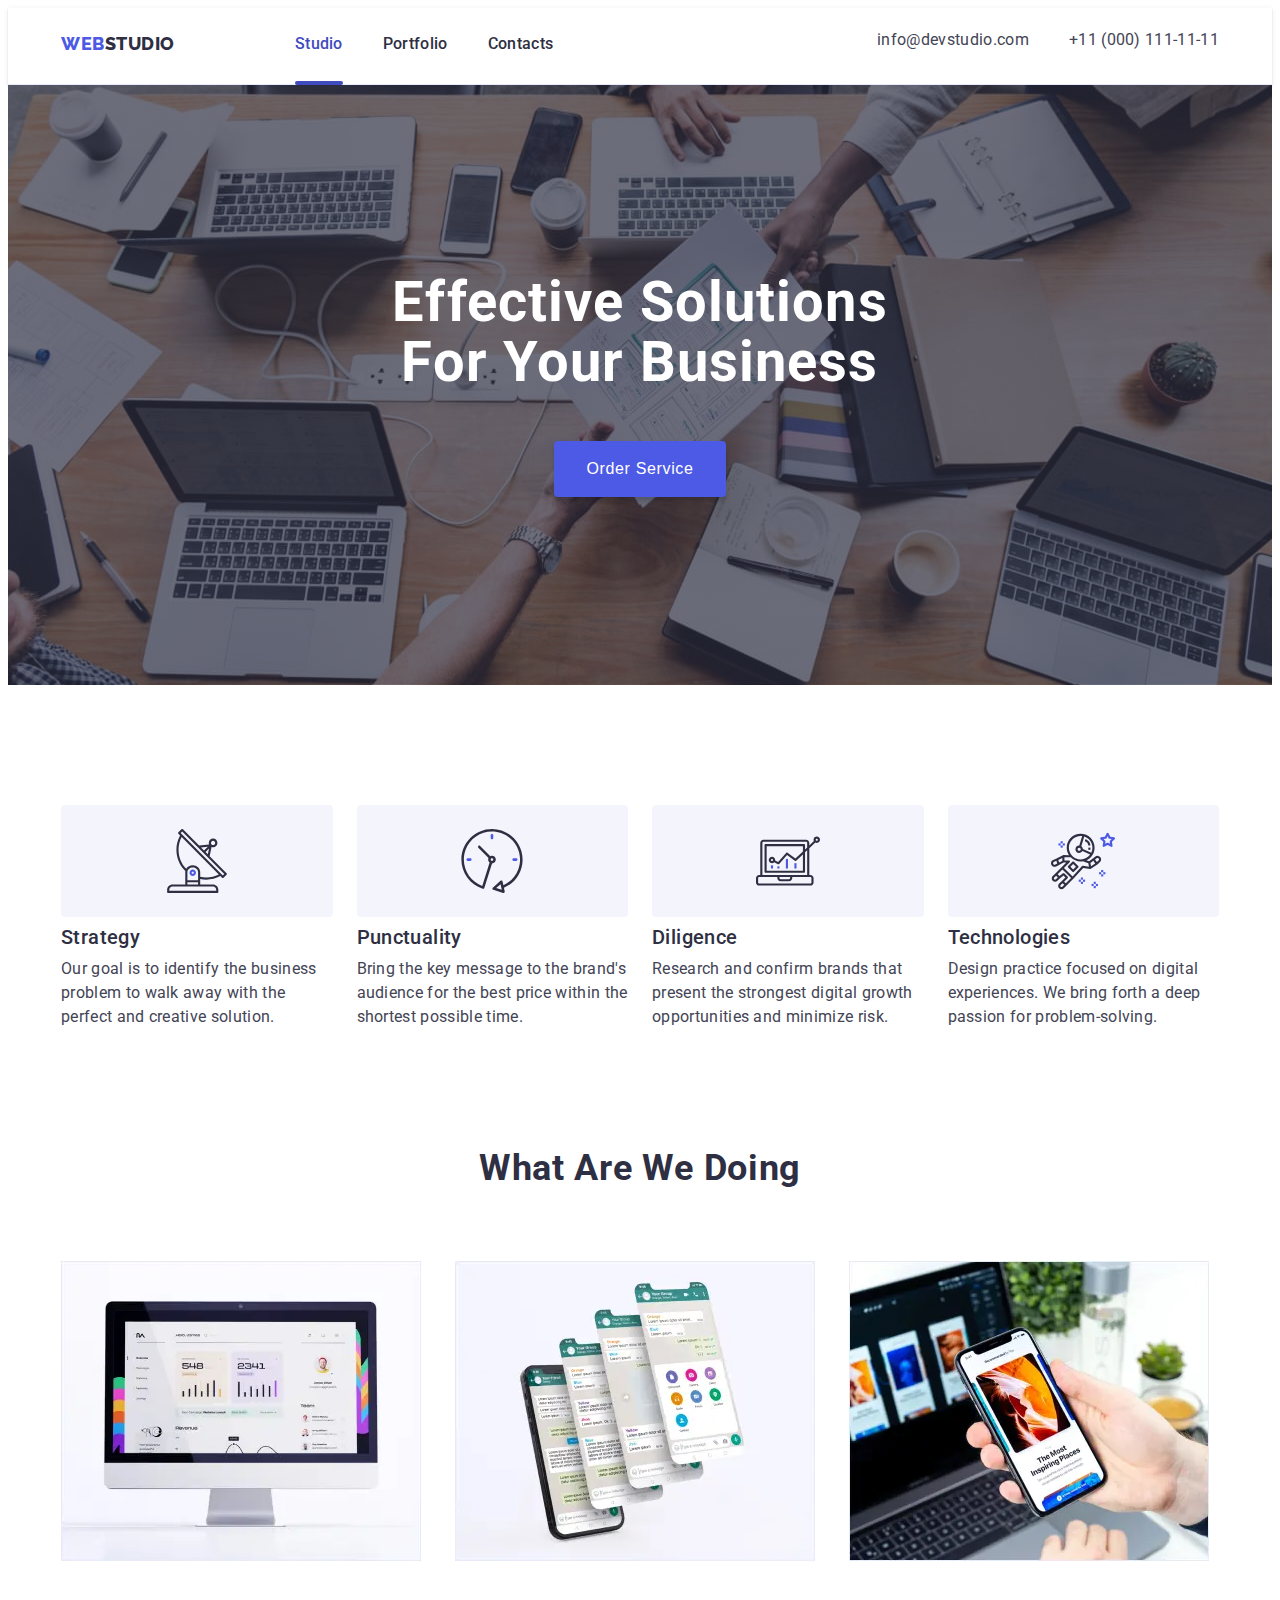
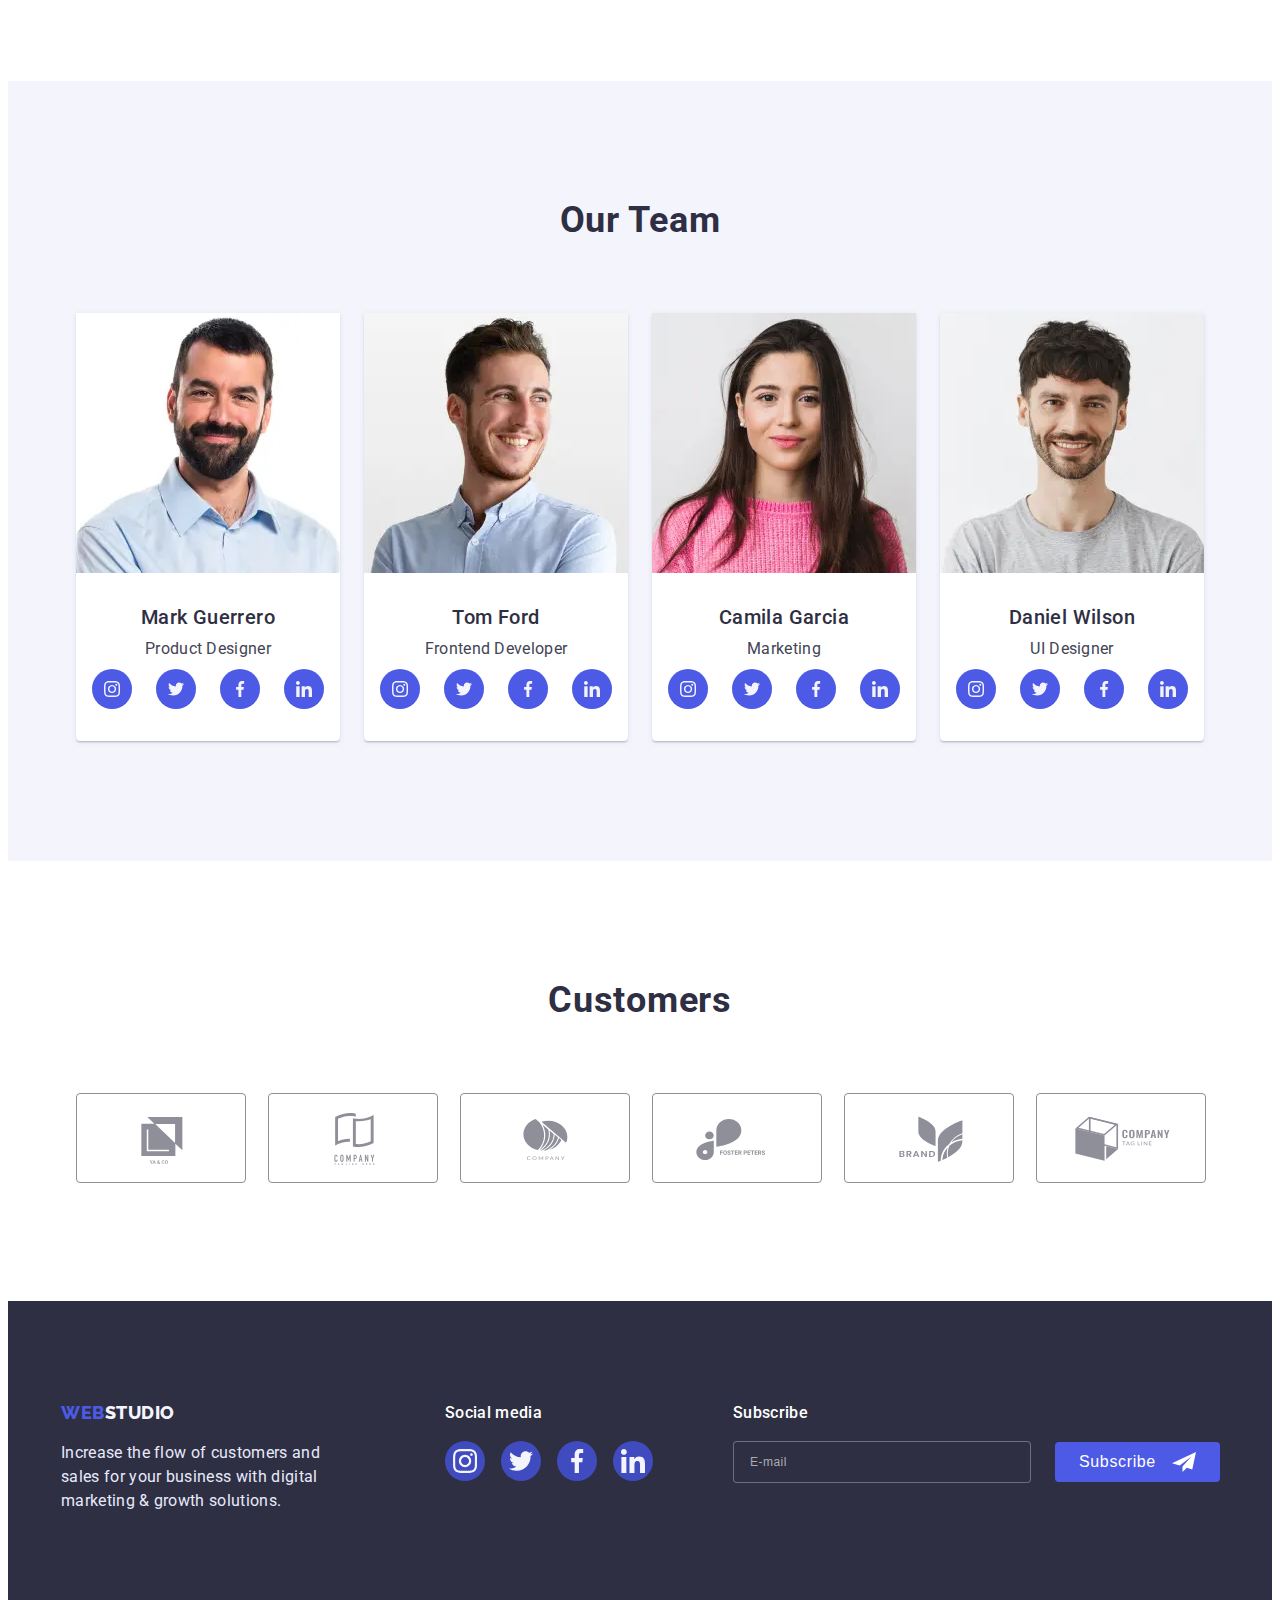
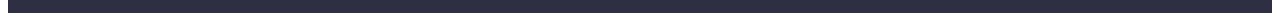
<file: index.html>
<!DOCTYPE html>
<html lang="en">
  <head>
    <meta charset="UTF-8" />
    <meta http-equiv="X-UA-Compatible" content="IE=edge" />
    <meta name="viewport" content="width=device-width, initial-scale=1.0" />
    <title>WebStudio</title>
    <link rel="preconnect" href="https://fonts.googleapis.com" />
    <link rel="preconnect" href="https://fonts.gstatic.com" crossorigin />
    <link
      href="https://fonts.googleapis.com/css2?family=Raleway:wght@800&family=Roboto:wght@400;500;700;900&display=swap"
      rel="stylesheet"
    />
    <link rel="shortcut icon" href="./images/favicon/webstudio.png" type="image/png" />
    <link
      rel="stylesheet"
      href="https://cdnjs.cloudflare.com/ajax/libs/modern-normalize/1.1.0/modern-normalize.min.css"
      integrity="sha512-wpPYUAdjBVSE4KJnH1VR1HeZfpl1ub8YT/NKx4PuQ5NmX2tKuGu6U/JRp5y+Y8XG2tV+wKQpNHVUX03MfMFn9Q=="
      crossorigin="anonymous"
      referrerpolicy="no-referrer"
    />
    <link rel="stylesheet" href="./css/styles.css" />
  </head>
  <body>
    <header class="page-header">
      <div class="container page-header-container">
        <!-- Site navigation -->
        <nav class="site-nav">
          <!-- Logo -->
          <a class="header-logo logo link" href="./index.html">
            <span class="logo-accent">Web</span>Studio</a
          >
          <ul class="menu list">
            <li class="menu-item">
              <a class="menu-link link current" href="./index.html">Studio</a>
            </li>
            <li class="menu-item">
              <a class="menu-link link" href="./portfolio.html">Portfolio</a>
            </li>
            <li class="menu-item">
              <a class="menu-link link" href="">Contacts</a>
            </li>
          </ul>
        </nav>
        <button class="mobile-menu-open-btn js-open-menu" type="button">
          <svg class="mobile-menu-open-icon" width="30" height="18">
            <use href="./images/svg/sprite.svg#charm-menu-hamburger"></use>
          </svg>
        </button>
        <address class="address">
          <ul class="address-list list">
            <li class="address-item">
              <a class="email-link address-link link" href="mailto:info@devstudio.com"
                >info@devstudio.com</a
              >
            </li>
            <li class="address-item">
              <a class="phone-link address-link link" href="tel:+110001111111"
                >+11 (000) 111-11-11</a
              >
            </li>
          </ul>
        </address>
      </div>
      <div class="mobile-menu js-menu-container">
        <div class="mobile-menu-container">
          <button class="mobile-menu-close-btn js-close-menu" type="button">
            <svg class="mobile-menu-close-icon" width="12" height="12">
              <use href="./images/svg/sprite.svg#close-btn"></use>
            </svg>
          </button>
          <ul class="mobile-menu-list list">
            <li class="mobile-menu-item">
              <a class="mobile-menu-link link current" href="./index.html">Studio</a>
            </li>
            <li class="mobile-menu-item">
              <a class="mobile-menu-link link" href="./portfolio.html">Portfolio</a>
            </li>
            <li class="mobile-menu-item">
              <a class="mobile-menu-link link" href="">Contacts</a>
            </li>
          </ul>
          <div class="mobile-menu-bottom">
            <address class="mobile-menu-address">
              <ul class="mobile-menu-address-list list">
                <li class="mobile-menu-address-item">
                  <a class="mobile-menu-phone-link link" href="tel:+110001111111"
                    >+11 (000) 111-11-11</a
                  >
                </li>
                <li class="mobile-menu-address-item">
                  <a class="mobile-menu-email-link link" href="mailto:info@devstudio.com"
                    >info@devstudio.com</a
                  >
                </li>
              </ul>
            </address>
            <ul class="mobile-menu-soc-list list">
              <li class="mobile-menu-soc-list-item">
                <a
                  class="mobile-menu-soc-list-link"
                  href=""
                  target="_blank"
                  rel="noopener noreferrer nofollow"
                >
                  <svg aria-label="instagram" class="mobile-menu-soc-list-icon">
                    <use href="./images/svg/sprite.svg#instagram"></use>
                  </svg>
                </a>
              </li>
              <li class="mobile-menu-soc-list-item">
                <a
                  class="mobile-menu-soc-list-link"
                  href=""
                  target="_blank"
                  rel="noopener noreferrer nofollow"
                >
                  <svg aria-label="twitter" class="mobile-menu-soc-list-icon">
                    <use href="./images/svg/sprite.svg#twitter"></use>
                  </svg>
                </a>
              </li>
              <li class="mobile-menu-soc-list-item">
                <a
                  class="mobile-menu-soc-list-link"
                  href=""
                  target="_blank"
                  rel="noopener noreferrer nofollow"
                >
                  <svg aria-label="facebook" class="mobile-menu-soc-list-icon">
                    <use href="./images/svg/sprite.svg#facebook"></use>
                  </svg>
                </a>
              </li>
              <li class="mobile-menu-soc-list-item">
                <a
                  class="mobile-menu-soc-list-link"
                  href=""
                  target="_blank"
                  rel="noopener noreferrer nofollow"
                >
                  <svg aria-label="linkedin" class="mobile-menu-soc-list-icon">
                    <use href="./images/svg/sprite.svg#linkedin"></use>
                  </svg>
                </a>
              </li>
            </ul>
          </div>
        </div>
      </div>
    </header>
    <main class="main-page-main">
      <section class="hero-section">
        <div class="container">
          <h1 class="hero-title">
            Effective Solutions <br />
            for Your Business
          </h1>
          <button class="modal-btn btn" type="button" data-modal-open>Order Service</button>
        </div>
      </section>
      <section class="features-section">
        <div class="container">
          <h2 class="features-title title visually-hidden">Our Features</h2>
          <ul class="features-list list">
            <li class="features-list-item">
              <div class="features-thumb">
                <svg class="features-icon">
                  <use href="./images/svg/sprite.svg#antenna"></use>
                </svg>
              </div>
              <h3 class="features-list-title subtitle">Strategy</h3>
              <p class="features-list-text text">
                Our goal is to identify the business problem to walk away with the perfect and
                creative solution.
              </p>
            </li>
            <li class="features-list-item">
              <div class="features-thumb">
                <svg class="features-icon">
                  <use href="./images/svg/sprite.svg#clock"></use>
                </svg>
              </div>
              <h3 class="features-list-title subtitle">Punctuality</h3>
              <p class="features-list-text text">
                Bring the key message to the brand's audience for the best price within the shortest
                possible time.
              </p>
            </li>
            <li class="features-list-item">
              <div class="features-thumb">
                <svg class="features-icon">
                  <use href="./images/svg/sprite.svg#diagram"></use>
                </svg>
              </div>
              <h3 class="features-list-title subtitle">Diligence</h3>
              <p class="features-list-text text">
                Research and confirm brands that present the strongest digital growth opportunities
                and minimize risk.
              </p>
            </li>
            <li class="features-list-item">
              <div class="features-thumb">
                <svg class="features-icon">
                  <use href="./images/svg/sprite.svg#astronaut"></use>
                </svg>
              </div>
              <h3 class="features-list-title subtitle">Technologies</h3>
              <p class="features-list-text text">
                Design practice focused on digital experiences. We bring forth a deep passion for
                problem-solving.
              </p>
            </li>
          </ul>
        </div>
      </section>
      <section class="products-section section">
        <div class="container">
          <h2 class="products-title title">What are we doing</h2>
          <ul class="products-list list">
            <li class="products-list-item">
              <picture>
                <source
                  srcset="
                    ./images/products/desktop-apps.webp    1x,
                    ./images/products/desktop-apps@2x.webp 2x
                  "
                  type="image/webp"
                />
                <source
                  srcset="
                    ./images/products/desktop-apps.jpg    1x,
                    ./images/products/desktop-apps@2x.jpg 2x
                  "
                  type="image/jpeg"
                />
                <img
                  src="./images/products/desktop-apps.jpg"
                  alt="Desktop apps"
                  width="360"
                  height="300"
                />
              </picture>
            </li>
            <li class="products-list-item">
              <picture>
                <source
                  srcset="
                    ./images/products/mobile-apps.webp    1x,
                    ./images/products/mobile-apps@2x.webp 2x
                  "
                  type="image/webp"
                />
                <source
                  srcset="
                    ./images/products/mobile-apps.jpg    1x,
                    ./images/products/mobile-apps@2x.jpg 2x
                  "
                  type="image/jpeg"
                />
                <img
                  src="./images/products/mobile-apps.jpg"
                  alt="Mobile apps"
                  width="360"
                  height="300"
                />
              </picture>
            </li>
            <li class="products-list-item">
              <picture>
                <source
                  srcset="
                    ./images/products/apps-design.webp    1x,
                    ./images/products/apps-design@2x.webp 2x
                  "
                  type="image/webp"
                />
                <source
                  srcset="
                    ./images/products/apps-design.jpg    1x,
                    ./images/products/apps-design@2x.jpg 2x
                  "
                  type="image/jpeg"
                />
                <img
                  src="./images/products/apps-design.jpg"
                  alt="Apps Design"
                  width="360"
                  height="300"
                />
              </picture>
            </li>
          </ul>
        </div>
      </section>
      <section class="team-section">
        <div class="container">
          <h2 class="team-title title">Our Team</h2>
          <ul class="team-list list">
            <li class="team-list-item">
              <picture>
                <source
                  srcset="
                    ./images/team/mark-guerrero.webp    1x,
                    ./images/team/mark-guerrero@2x.webp 2x
                  "
                  type="image/webp"
                />
                <source
                  srcset="./images/team/mark-guerrero.jpg 1x, ./images/team/mark-guerrero@2x.jpg 2x"
                  type="image/jpeg"
                />
                <img
                  src="./images/team/mark-guerrero.jpg"
                  alt="Portrait of Mark Guerrero"
                  width="264"
                  height="260"
                />
              </picture>
              <div class="team-card-content">
                <h3 class="team-list-title subtitle">Mark Guerrero</h3>
                <p class="team-list-text text">Product Designer</p>
                <ul class="soc-list list">
                  <li class="soc-list-item">
                    <a
                      class="soc-list-link"
                      href=""
                      target="_blank"
                      rel="noopener noreferrer nofollow"
                    >
                      <svg aria-label="instagram" class="soc-list-icon">
                        <use href="./images/svg/sprite.svg#instagram"></use>
                      </svg>
                    </a>
                  </li>
                  <li class="soc-list-item">
                    <a
                      class="soc-list-link"
                      href=""
                      target="_blank"
                      rel="noopener noreferrer nofollow"
                    >
                      <svg aria-label="twitter" class="soc-list-icon">
                        <use href="./images/svg/sprite.svg#twitter"></use>
                      </svg>
                    </a>
                  </li>
                  <li class="soc-list-item">
                    <a
                      class="soc-list-link"
                      href=""
                      target="_blank"
                      rel="noopener noreferrer nofollow"
                    >
                      <svg aria-label="facebook" class="soc-list-icon">
                        <use href="./images/svg/sprite.svg#facebook"></use>
                      </svg>
                    </a>
                  </li>
                  <li class="soc-list-item">
                    <a
                      class="soc-list-link"
                      href=""
                      target="_blank"
                      rel="noopener noreferrer nofollow"
                    >
                      <svg aria-label="linkedin" class="soc-list-icon">
                        <use href="./images/svg/sprite.svg#linkedin"></use>
                      </svg>
                    </a>
                  </li>
                </ul>
              </div>
            </li>
            <li class="team-list-item">
              <picture>
                <source
                  srcset="./images/team/tom-ford.webp 1x, ./images/team/tom-ford@2x.webp 2x"
                  type="image/webp"
                />
                <source
                  srcset="./images/team/tom-ford.jpg 1x, ./images/team/tom-ford@2x.jpg 2x"
                  type="image/jpeg"
                />
                <img
                  src="./images/team/tom-ford.jpg"
                  alt="Portrait of Tom Ford"
                  width="264"
                  height="260"
                />
              </picture>
              <div class="team-card-content">
                <h3 class="team-list-title subtitle">Tom Ford</h3>
                <p class="team-list-text text">Frontend Developer</p>
                <ul class="soc-list list">
                  <li class="soc-list-item">
                    <a
                      class="soc-list-link"
                      href=""
                      target="_blank"
                      rel="noopener noreferrer nofollow"
                    >
                      <svg aria-label="instagram" class="soc-list-icon">
                        <use href="./images/svg/sprite.svg#instagram"></use>
                      </svg>
                    </a>
                  </li>
                  <li class="soc-list-item">
                    <a
                      class="soc-list-link"
                      href=""
                      target="_blank"
                      rel="noopener noreferrer nofollow"
                    >
                      <svg aria-label="twitter" class="soc-list-icon">
                        <use href="./images/svg/sprite.svg#twitter"></use>
                      </svg>
                    </a>
                  </li>
                  <li class="soc-list-item">
                    <a
                      class="soc-list-link"
                      href=""
                      target="_blank"
                      rel="noopener noreferrer nofollow"
                    >
                      <svg aria-label="facebook" class="soc-list-icon">
                        <use href="./images/svg/sprite.svg#facebook"></use>
                      </svg>
                    </a>
                  </li>
                  <li class="soc-list-item">
                    <a
                      class="soc-list-link"
                      href=""
                      target="_blank"
                      rel="noopener noreferrer nofollow"
                    >
                      <svg aria-label="linkedin" class="soc-list-icon">
                        <use href="./images/svg/sprite.svg#linkedin"></use>
                      </svg>
                    </a>
                  </li>
                </ul>
              </div>
            </li>
            <li class="team-list-item">
              <picture>
                <source
                  srcset="
                    ./images/team/camila-garcia.webp    1x,
                    ./images/team/camila-garcia@2x.webp 2x
                  "
                  type="image/webp"
                />
                <source
                  srcset="./images/team/camila-garcia.jpg 1x, ./images/team/camila-garcia@2x.jpg 2x"
                  type="image/jpeg"
                />
                <img
                  src="./images/team/camila-garcia.jpg"
                  alt="Portrait of Camila Garcia"
                  width="264"
                  height="260"
                />
              </picture>
              <div class="team-card-content">
                <h3 class="team-list-title subtitle">Camila Garcia</h3>
                <p class="team-list-text text">Marketing</p>
                <ul class="soc-list list">
                  <li class="soc-list-item">
                    <a
                      class="soc-list-link"
                      href=""
                      target="_blank"
                      rel="noopener noreferrer nofollow"
                    >
                      <svg aria-label="instagram" class="soc-list-icon">
                        <use href="./images/svg/sprite.svg#instagram"></use>
                      </svg>
                    </a>
                  </li>
                  <li class="soc-list-item">
                    <a
                      class="soc-list-link"
                      href=""
                      target="_blank"
                      rel="noopener noreferrer nofollow"
                    >
                      <svg aria-label="twitter" class="soc-list-icon">
                        <use href="./images/svg/sprite.svg#twitter"></use>
                      </svg>
                    </a>
                  </li>
                  <li class="soc-list-item">
                    <a
                      class="soc-list-link"
                      href=""
                      target="_blank"
                      rel="noopener noreferrer nofollow"
                    >
                      <svg aria-label="facebook" class="soc-list-icon">
                        <use href="./images/svg/sprite.svg#facebook"></use>
                      </svg>
                    </a>
                  </li>
                  <li class="soc-list-item">
                    <a
                      class="soc-list-link"
                      href=""
                      target="_blank"
                      rel="noopener noreferrer nofollow"
                    >
                      <svg aria-label="linkedin" class="soc-list-icon">
                        <use href="./images/svg/sprite.svg#linkedin"></use>
                      </svg>
                    </a>
                  </li>
                </ul>
              </div>
            </li>
            <li class="team-list-item">
              <picture>
                <source
                  srcset="
                    ./images/team/daniel-wilson.webp    1x,
                    ./images/team/daniel-wilson@2x.webp 2x
                  "
                  type="image/webp"
                />
                <source
                  srcset="./images/team/daniel-wilson.jpg 1x, ./images/team/daniel-wilson@2x.jpg 2x"
                  type="image/jpeg"
                />
                <img
                  src="./images/team/daniel-wilson.jpg"
                  alt="Portrait of Daniel Wilson"
                  width="264"
                  height="260"
                />
              </picture>
              <div class="team-card-content">
                <h3 class="team-list-title subtitle">Daniel Wilson</h3>
                <p class="team-list-text text">UI Designer</p>
                <ul class="soc-list list">
                  <li class="soc-list-item">
                    <a
                      class="soc-list-link"
                      href=""
                      target="_blank"
                      rel="noopener noreferrer nofollow"
                    >
                      <svg aria-label="instagram" class="soc-list-icon">
                        <use href="./images/svg/sprite.svg#instagram"></use>
                      </svg>
                    </a>
                  </li>
                  <li class="soc-list-item">
                    <a
                      class="soc-list-link"
                      href=""
                      target="_blank"
                      rel="noopener noreferrer nofollow"
                    >
                      <svg aria-label="twitter" class="soc-list-icon">
                        <use href="./images/svg/sprite.svg#twitter"></use>
                      </svg>
                    </a>
                  </li>
                  <li class="soc-list-item">
                    <a
                      class="soc-list-link"
                      href=""
                      target="_blank"
                      rel="noopener noreferrer nofollow"
                    >
                      <svg aria-label="facebook" class="soc-list-icon">
                        <use href="./images/svg/sprite.svg#facebook"></use>
                      </svg>
                    </a>
                  </li>
                  <li class="soc-list-item">
                    <a
                      class="soc-list-link"
                      href=""
                      target="_blank"
                      rel="noopener noreferrer nofollow"
                    >
                      <svg aria-label="linkedin" class="soc-list-icon">
                        <use href="./images/svg/sprite.svg#linkedin"></use>
                      </svg>
                    </a>
                  </li>
                </ul>
              </div>
            </li>
          </ul>
        </div>
      </section>
      <section class="customers-section">
        <div class="container">
          <h2 class="customers-title title">Customers</h2>
          <ul class="customers-list list">
            <li class="customers-list-item">
              <a
                class="customers-list-link"
                href=""
                target="_blank"
                rel="noopener noreferrer nofollow"
              >
                <svg class="customers-list-icon">
                  <use href="./images/svg/sprite.svg#logo"></use>
                </svg>
              </a>
            </li>
            <li class="customers-list-item">
              <a
                class="customers-list-link"
                href=""
                target="_blank"
                rel="noopener noreferrer nofollow"
              >
                <svg class="customers-list-icon">
                  <use href="./images/svg/sprite.svg#logo-1"></use>
                </svg>
              </a>
            </li>
            <li class="customers-list-item">
              <a
                class="customers-list-link"
                href=""
                target="_blank"
                rel="noopener noreferrer nofollow"
              >
                <svg class="customers-list-icon">
                  <use href="./images/svg/sprite.svg#logo-2"></use>
                </svg>
              </a>
            </li>
            <li class="customers-list-item">
              <a
                class="customers-list-link"
                href=""
                target="_blank"
                rel="noopener noreferrer nofollow"
              >
                <svg class="customers-list-icon">
                  <use href="./images/svg/sprite.svg#logo-3"></use>
                </svg>
              </a>
            </li>
            <li class="customers-list-item">
              <a
                class="customers-list-link"
                href=""
                target="_blank"
                rel="noopener noreferrer nofollow"
              >
                <svg class="customers-list-icon">
                  <use href="./images/svg/sprite.svg#logo-4"></use>
                </svg>
              </a>
            </li>
            <li class="customers-list-item">
              <a
                class="customers-list-link"
                href=""
                target="_blank"
                rel="noopener noreferrer nofollow"
              >
                <svg class="customers-list-icon">
                  <use href="./images/svg/sprite.svg#logo-5"></use>
                </svg>
              </a>
            </li>
          </ul>
        </div>
      </section>
    </main>
    <footer class="page-footer">
      <div class="footer-container container">
        <div class="footer-info">
          <a class="footer-logo logo link" href="./index.html">
            <span class="logo-accent">Web</span>Studio</a
          >
          <p class="footer-text text">
            Increase the flow of customers and sales for your business with digital marketing &
            growth solutions.
          </p>
        </div>
        <div class="footer-soc">
          <h2 class="footer-soc-title subtitle">Social media</h2>
          <ul class="footer-soc-list list">
            <li class="footer-soc-list-item">
              <a
                class="footer-soc-list-link"
                href=""
                target="_blank"
                rel="noopener noreferrer nofollow"
              >
                <svg aria-label="instagram" class="footer-soc-list-icon">
                  <use href="./images/svg/sprite.svg#instagram"></use>
                </svg>
              </a>
            </li>
            <li class="footer-soc-list-item">
              <a
                class="footer-soc-list-link"
                href=""
                target="_blank"
                rel="noopener noreferrer nofollow"
              >
                <svg aria-label="twitter" class="footer-soc-list-icon">
                  <use href="./images/svg/sprite.svg#twitter"></use>
                </svg>
              </a>
            </li>
            <li class="footer-soc-list-item">
              <a
                class="footer-soc-list-link"
                href=""
                target="_blank"
                rel="noopener noreferrer nofollow"
              >
                <svg aria-label="facebook" class="footer-soc-list-icon">
                  <use href="./images/svg/sprite.svg#facebook"></use>
                </svg>
              </a>
            </li>
            <li class="footer-soc-list-item">
              <a
                class="footer-soc-list-link"
                href=""
                target="_blank"
                rel="noopener noreferrer nofollow"
              >
                <svg aria-label="linkedin" class="footer-soc-list-icon">
                  <use href="./images/svg/sprite.svg#linkedin"></use>
                </svg>
              </a>
            </li>
          </ul>
        </div>
        <div class="footer-subscribe">
          <form class="subscribe-form">
            <p class="subscribe-title">Subscribe</p>
            <label class="subscribe-field">
              <input
                class="subscribe-input"
                name="user-subscribe"
                type="email"
                placeholder="E-mail"
              />
              <button class="subscribe-btn btn" type="submit">
                Subscribe
                <svg class="subscribe-icon" width="24" height="24">
                  <use href="./images/svg/sprite.svg#subscribe"></use>
                </svg>
              </button>
            </label>
          </form>
        </div>
      </div>
    </footer>
    <div class="backdrop is-hidden" data-modal>
      <div class="modal">
        <button class="modal-close-btn" type="button" data-modal-close>
          <svg class="modal-close-btn-icon" width="8" height="8">
            <use href="./images/svg/sprite.svg#close-btn"></use>
          </svg>
        </button>
        <form class="contact-form">
          <p class="form-title">Leave your contacts and we will call you back</p>
          <label class="contact-field">
            <span class="user-name-descr">Name</span>
            <span class="contact-wrapper">
              <input class="contact-input" type="text" name="user_name" autofocus />
              <svg class="contact-icon" width="18" height="18">
                <use href="./images/svg/sprite.svg#person"></use>
              </svg>
            </span>
          </label>
          <label class="contact-field">
            <span class="contact-descr">Phone</span>
            <span class="contact-wrapper">
              <input class="contact-input" type="tel" name="user_phone" />
              <svg class="contact-icon" width="18" height="24">
                <use href="./images/svg/sprite.svg#phone"></use>
              </svg>
            </span>
          </label>
          <label class="contact-field">
            <span class="contact-descr">Email</span>
            <span class="contact-wrapper">
              <input class="contact-input" type="email" name="user_email" />
              <svg class="contact-icon" width="18" height="24">
                <use href="./images/svg/sprite.svg#email"></use>
              </svg>
            </span>
          </label>
          <label class="comment-field">
            <span class="contact-descr">Comment</span>
            <textarea
              class="contact-comment"
              name="user_comment"
              placeholder="Text input"
            ></textarea>
          </label>
          <label class="policy-field">
            <input class="policy-input visually-hidden" name="user_policy" type="checkbox" />
            <div class="policy-icon">
              <svg class="policy-icon-check" width="10" height="8">
                <use href="./images/svg/sprite.svg#check"></use>
              </svg>
            </div>
            <span class="policy-descr"
              >I accept the terms and conditions of the&nbsp;<a class="policy-link" href=""
                >Privacy Policy</a
              >
            </span>
          </label>
          <button class="send-btn btn" type="submit">Send</button>
        </form>
      </div>
    </div>
    <script src="./js/modal.js"></script>
    <script src="./js/mobile-menu.js"></script>
  </body>
</html>
</file>
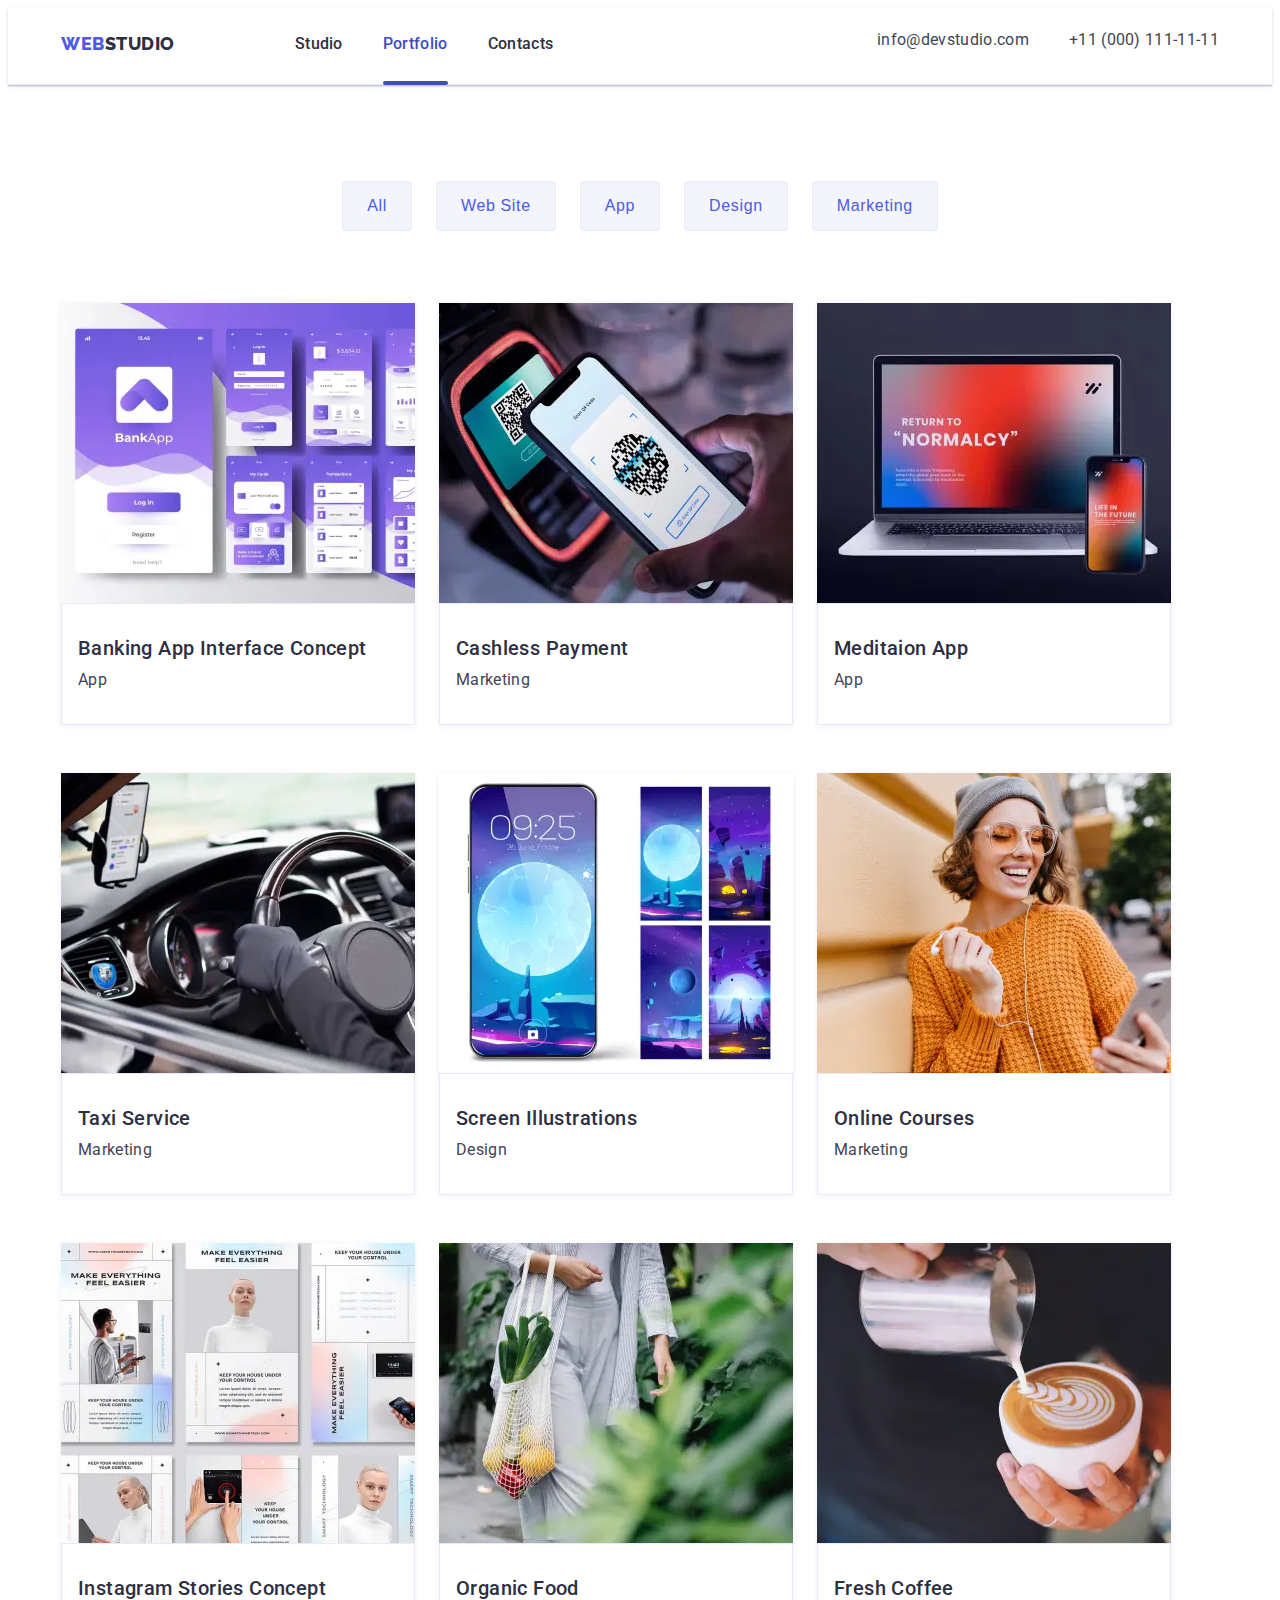
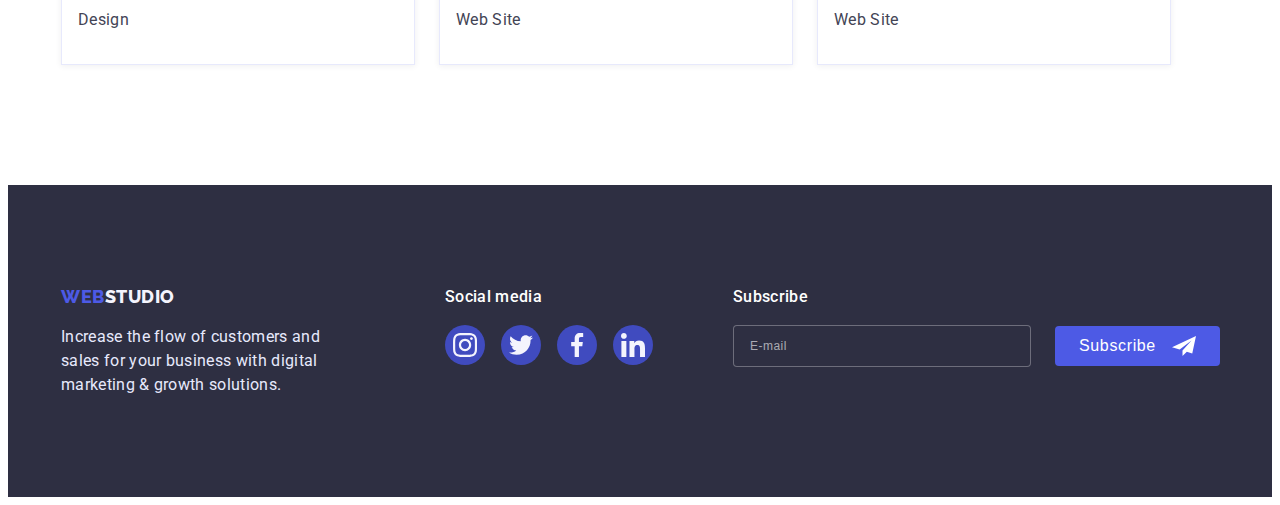
<file: portfolio.html>
<!DOCTYPE html>
<html lang="en">
  <head>
    <meta charset="UTF-8" />
    <meta http-equiv="X-UA-Compatible" content="IE=edge" />
    <meta name="viewport" content="width=device-width, initial-scale=1.0" />
    <title>WebStudio</title>
    <link rel="preconnect" href="https://fonts.googleapis.com" />
    <link rel="preconnect" href="https://fonts.gstatic.com" crossorigin />
    <link
      href="https://fonts.googleapis.com/css2?family=Raleway:wght@800&family=Roboto:wght@400;500;700;900&display=swap"
      rel="stylesheet"
    />
    <link rel="shortcut icon" href="./images/favicon/webstudio.png" type="image/png" />
    <link
      rel="stylesheet"
      href="https://cdnjs.cloudflare.com/ajax/libs/modern-normalize/1.1.0/modern-normalize.min.css"
      integrity="sha512-wpPYUAdjBVSE4KJnH1VR1HeZfpl1ub8YT/NKx4PuQ5NmX2tKuGu6U/JRp5y+Y8XG2tV+wKQpNHVUX03MfMFn9Q=="
      crossorigin="anonymous"
      referrerpolicy="no-referrer"
    />
    <link rel="stylesheet" href="./css/styles.css" />
  </head>
  <body>
    <header class="page-header">
      <div class="container page-header-container">
        <nav class="site-nav">
          <a class="header-logo logo link" href="./index.html">
            <span class="logo-accent">Web</span>Studio</a
          >
          <ul class="menu list">
            <li class="menu-item">
              <a class="menu-link link" href="./index.html">Studio</a>
            </li>
            <li class="menu-item">
              <a class="menu-link link current" href="./portfolio.html">Portfolio</a>
            </li>
            <li class="menu-item">
              <a class="menu-link link" href="">Contacts</a>
            </li>
          </ul>
        </nav>
        <button class="mobile-menu-open-btn js-open-menu" type="button">
          <svg class="mobile-menu-open-icon" width="30" height="18">
            <use href="./images/svg/sprite.svg#charm-menu-hamburger"></use>
          </svg>
        </button>
        <address class="address">
          <ul class="address-list list">
            <li class="address-item">
              <a class="email-link address-link link" href="mailto:info@devstudio.com"
                >info@devstudio.com</a
              >
            </li>
            <li class="address-item">
              <a class="phone-link address-link link" href="tel:+110001111111"
                >+11 (000) 111-11-11</a
              >
            </li>
          </ul>
        </address>
      </div>
      <div class="mobile-menu js-menu-container">
        <div class="mobile-menu-container">
          <button class="mobile-menu-close-btn js-close-menu" type="button">
            <svg class="mobile-menu-close-icon" width="12" height="12">
              <use href="./images/svg/sprite.svg#close-btn"></use>
            </svg>
          </button>
          <ul class="mobile-menu-list list">
            <li class="mobile-menu-item">
              <a class="mobile-menu-link link" href="./index.html">Studio</a>
            </li>
            <li class="mobile-menu-item">
              <a class="mobile-menu-link link current" href="./portfolio.html">Portfolio</a>
            </li>
            <li class="mobile-menu-item">
              <a class="mobile-menu-link link" href="">Contacts</a>
            </li>
          </ul>
          <div class="mobile-menu-bottom">
            <address class="mobile-menu-address">
              <ul class="mobile-menu-address-list list">
                <li class="mobile-menu-address-item">
                  <a class="mobile-menu-phone-link link" href="tel:+110001111111"
                    >+11 (000) 111-11-11</a
                  >
                </li>
                <li class="mobile-menu-address-item">
                  <a class="mobile-menu-email-link link" href="mailto:info@devstudio.com"
                    >info@devstudio.com</a
                  >
                </li>
              </ul>
            </address>
            <ul class="mobile-menu-soc-list list">
              <li class="mobile-menu-soc-list-item">
                <a
                  class="mobile-menu-soc-list-link"
                  href=""
                  target="_blank"
                  rel="noopener noreferrer nofollow"
                >
                  <svg aria-label="instagram" class="mobile-menu-soc-list-icon">
                    <use href="./images/svg/sprite.svg#instagram"></use>
                  </svg>
                </a>
              </li>
              <li class="mobile-menu-soc-list-item">
                <a
                  class="mobile-menu-soc-list-link"
                  href=""
                  target="_blank"
                  rel="noopener noreferrer nofollow"
                >
                  <svg aria-label="twitter" class="mobile-menu-soc-list-icon">
                    <use href="./images/svg/sprite.svg#twitter"></use>
                  </svg>
                </a>
              </li>
              <li class="mobile-menu-soc-list-item">
                <a
                  class="mobile-menu-soc-list-link"
                  href=""
                  target="_blank"
                  rel="noopener noreferrer nofollow"
                >
                  <svg aria-label="facebook" class="mobile-menu-soc-list-icon">
                    <use href="./images/svg/sprite.svg#facebook"></use>
                  </svg>
                </a>
              </li>
              <li class="mobile-menu-soc-list-item">
                <a
                  class="mobile-menu-soc-list-link"
                  href=""
                  target="_blank"
                  rel="noopener noreferrer nofollow"
                >
                  <svg aria-label="linkedin" class="mobile-menu-soc-list-icon">
                    <use href="./images/svg/sprite.svg#linkedin"></use>
                  </svg>
                </a>
              </li>
            </ul>
          </div>
        </div>
      </div>
    </header>
    <main class="portfolio-page-main">
      <div class="container">
        <h1 class="title visually-hidden">Portfolio</h1>
        <!-- Filters -->
        <ul class="filters-list list">
          <li class="filters-list-item">
            <button class="filter-btn btn" type="button">All</button>
          </li>
          <li class="filters-list-item">
            <button class="filter-btn btn" type="button">Web Site</button>
          </li>
          <li class="filters-list-item">
            <button class="filter-btn btn" type="button">App</button>
          </li>
          <li class="filters-list-item">
            <button class="filter-btn btn" type="button">Design</button>
          </li>
          <li class="filters-list-item">
            <button class="filter-btn btn" type="button">Marketing</button>
          </li>
        </ul>
        <ul class="portfolio-list list">
          <li class="portfolio-list-item">
            <a class="portfolio-link link" href="">
              <div class="portfolio-thumb">
                <picture>
                  <source
                    srcset="
                      ./images/portfolio/desktop/banking-app-interface.webp    1x,
                      ./images/portfolio/desktop/banking-app-interface@2x.webp 2x
                    "
                    media="(min-width: 1200px)"
                    type="image/webp"
                  />
                  <source
                    srcset="
                      ./images/portfolio/desktop/banking-app-interface.jpg    1x,
                      ./images/portfolio/desktop/banking-app-interface@2x.jpg 2x
                    "
                    media="(min-width: 1200px)"
                    type="image/jpeg"
                  />
                  <source
                    srcset="
                      ./images/portfolio/tablet/banking-app-interface.webp    1x,
                      ./images/portfolio/tablet/banking-app-interface@2x.webp 2x
                    "
                    media="(min-width: 768px)"
                    type="image/webp"
                  />
                  <source
                    srcset="
                      ./images/portfolio/tablet/banking-app-interface.jpg    1x,
                      ./images/portfolio/tablet/banking-app-interface@2x.jpg 2x
                    "
                    media="(min-width: 768px)"
                    type="image/jpeg"
                  />
                  <source
                    srcset="
                      ./images/portfolio/mobile/banking-app-interface.webp    1x,
                      ./images/portfolio/mobile/banking-app-interface@2x.webp 2x
                    "
                    media="(max-width: 767px)"
                    type="image/webp"
                  />
                  <source
                    srcset="
                      ./images/portfolio/mobile/banking-app-interface.jpg    1x,
                      ./images/portfolio/mobile/banking-app-interface@2x.jpg 2x
                    "
                    media="(max-width: 767px)"
                    type="image/jpeg"
                  />
                  <img
                    src="./images/portfolio/mobile/banking-app-interface.jpg"
                    alt="Banking App Interface"
                  />
                </picture>
                <p class="portfolio-label">
                  14 Stylish and User-Friendly App Design Concepts · Task Manager App · Calorie
                  Tracker App · Exotic Fruit Ecommerce App · Cloud Storage App
                </p>
              </div>
              <div class="portfolio-card-content">
                <h2 class="portfolio-name subtitle">Banking App Interface Concept</h2>
                <p class="portfolio-class text">App</p>
              </div>
            </a>
          </li>
          <li class="portfolio-list-item">
            <a class="portfolio-link link" href="">
              <div class="portfolio-thumb">
                <picture>
                  <source
                    srcset="
                      ./images/portfolio/desktop/qr-payment.webp    1x,
                      ./images/portfolio/desktop/qr-payment@2x.webp 2x
                    "
                    media="(min-width: 1200px)"
                    type="image/webp"
                  />
                  <source
                    srcset="
                      ./images/portfolio/desktop/qr-payment.jpg    1x,
                      ./images/portfolio/desktop/qr-payment@2x.jpg 2x
                    "
                    media="(min-width: 1200px)"
                    type="image/jpeg"
                  />
                  <source
                    srcset="
                      ./images/portfolio/tablet/qr-payment.webp    1x,
                      ./images/portfolio/tablet/qr-payment@2x.webp 2x
                    "
                    media="(min-width: 768px)"
                    type="image/webp"
                  />
                  <source
                    srcset="
                      ./images/portfolio/tablet/qr-payment.jpg    1x,
                      ./images/portfolio/tablet/qr-payment@2x.jpg 2x
                    "
                    media="(min-width: 768px)"
                    type="image/jpeg"
                  />
                  <source
                    srcset="
                      ./images/portfolio/mobile/qr-payment.webp    1x,
                      ./images/portfolio/mobile/qr-payment@2x.webp 2x
                    "
                    media="(max-width: 767px)"
                    type="image/webp"
                  />
                  <source
                    srcset="
                      ./images/portfolio/mobile/qr-payment.jpg    1x,
                      ./images/portfolio/mobile/qr-payment@2x.jpg 2x
                    "
                    media="(max-width: 767px)"
                    type="image/jpeg"
                  />
                  <img src="./images/portfolio/mobile/qr-payment.jpg" alt="QR Payment" />
                </picture>
                <p class="portfolio-label">
                  14 Stylish and User-Friendly App Design Concepts · Task Manager App · Calorie
                  Tracker App · Exotic Fruit Ecommerce App · Cloud Storage App
                </p>
              </div>
              <div class="portfolio-card-content">
                <h2 class="portfolio-name subtitle">Cashless Payment</h2>
                <p class="portfolio-class text">Marketing</p>
              </div>
            </a>
          </li>
          <li class="portfolio-list-item">
            <a class="portfolio-link link" href="">
              <div class="portfolio-thumb">
                <picture>
                  <source
                    srcset="
                      ./images/portfolio/desktop/meditaion-app.webp    1x,
                      ./images/portfolio/desktop/meditaion-app@2x.webp 2x
                    "
                    media="(min-width: 1200px)"
                    type="image/webp"
                  />
                  <source
                    srcset="
                      ./images/portfolio/desktop/meditaion-app.jpg    1x,
                      ./images/portfolio/desktop/meditaion-app@2x.jpg 2x
                    "
                    media="(min-width: 1200px)"
                    type="image/jpeg"
                  />
                  <source
                    srcset="
                      ./images/portfolio/tablet/meditaion-app.webp    1x,
                      ./images/portfolio/tablet/meditaion-app@2x.webp 2x
                    "
                    media="(min-width: 768px)"
                    type="image/webp"
                  />
                  <source
                    srcset="
                      ./images/portfolio/tablet/meditaion-app.jpg    1x,
                      ./images/portfolio/tablet/meditaion-app@2x.jpg 2x
                    "
                    media="(min-width: 768px)"
                    type="image/jpeg"
                  />
                  <source
                    srcset="
                      ./images/portfolio/mobile/meditaion-app.webp    1x,
                      ./images/portfolio/mobile/meditaion-app@2x.webp 2x
                    "
                    media="(max-width: 767px)"
                    type="image/webp"
                  />
                  <source
                    srcset="
                      ./images/portfolio/mobile/meditaion-app.jpg    1x,
                      ./images/portfolio/mobile/meditaion-app@2x.jpg 2x
                    "
                    media="(max-width: 767px)"
                    type="image/jpeg"
                  />
                  <img src="./images/portfolio/mobile/meditaion-app.jpg" alt="Meditaion App" />
                </picture>
                <p class="portfolio-label">
                  14 Stylish and User-Friendly App Design Concepts · Task Manager App · Calorie
                  Tracker App · Exotic Fruit Ecommerce App · Cloud Storage App
                </p>
              </div>
              <div class="portfolio-card-content">
                <h2 class="portfolio-name subtitle">Meditaion App</h2>
                <p class="portfolio-class text">App</p>
              </div>
            </a>
          </li>
          <li class="portfolio-list-item">
            <a class="portfolio-link link" href="">
              <div class="portfolio-thumb">
                <picture>
                  <source
                    srcset="
                      ./images/portfolio/desktop/driver-place.webp    1x,
                      ./images/portfolio/desktop/driver-place@2x.webp 2x
                    "
                    media="(min-width: 1200px)"
                    type="image/webp"
                  />
                  <source
                    srcset="
                      ./images/portfolio/desktop/driver-place.jpg    1x,
                      ./images/portfolio/desktop/driver-place@2x.jpg 2x
                    "
                    media="(min-width: 1200px)"
                    type="image/jpeg"
                  />
                  <source
                    srcset="
                      ./images/portfolio/tablet/driver-place.webp    1x,
                      ./images/portfolio/tablet/driver-place@2x.webp 2x
                    "
                    media="(min-width: 768px)"
                    type="image/webp"
                  />
                  <source
                    srcset="
                      ./images/portfolio/tablet/driver-place.jpg    1x,
                      ./images/portfolio/tablet/driver-place@2x.jpg 2x
                    "
                    media="(min-width: 768px)"
                    type="image/jpeg"
                  />
                  <source
                    srcset="
                      ./images/portfolio/mobile/driver-place.webp    1x,
                      ./images/portfolio/mobile/driver-place@2x.webp 2x
                    "
                    media="(max-width: 767px)"
                    type="image/webp"
                  />
                  <source
                    srcset="
                      ./images/portfolio/mobile/driver-place.jpg    1x,
                      ./images/portfolio/mobile/driver-place@2x.jpg 2x
                    "
                    media="(max-width: 767px)"
                    type="image/jpeg"
                  />
                  <img src="./images/portfolio/mobile/driver-place.jpg" alt="Driver place" />
                </picture>
                <p class="portfolio-label">
                  14 Stylish and User-Friendly App Design Concepts · Task Manager App · Calorie
                  Tracker App · Exotic Fruit Ecommerce App · Cloud Storage App
                </p>
              </div>
              <div class="portfolio-card-content">
                <h2 class="portfolio-name subtitle">Taxi Service</h2>
                <p class="portfolio-class text">Marketing</p>
              </div>
            </a>
          </li>
          <li class="portfolio-list-item">
            <a class="portfolio-link link" href="">
              <div class="portfolio-thumb">
                <picture>
                  <source
                    srcset="
                      ./images/portfolio/desktop/fiction-moon.webp    1x,
                      ./images/portfolio/desktop/fiction-moon@2x.webp 2x
                    "
                    media="(min-width: 1200px)"
                    type="image/webp"
                  />
                  <source
                    srcset="
                      ./images/portfolio/desktop/fiction-moon.jpg    1x,
                      ./images/portfolio/desktop/fiction-moon@2x.jpg 2x
                    "
                    media="(min-width: 1200px)"
                    type="image/jpeg"
                  />
                  <source
                    srcset="
                      ./images/portfolio/tablet/fiction-moon.webp    1x,
                      ./images/portfolio/tablet/fiction-moon@2x.webp 2x
                    "
                    media="(min-width: 768px)"
                    type="image/webp"
                  />
                  <source
                    srcset="
                      ./images/portfolio/tablet/fiction-moon.jpg    1x,
                      ./images/portfolio/tablet/fiction-moon@2x.jpg 2x
                    "
                    media="(min-width: 768px)"
                    type="image/jpeg"
                  />
                  <source
                    srcset="
                      ./images/portfolio/mobile/fiction-moon.webp    1x,
                      ./images/portfolio/mobile/fiction-moon@2x.webp 2x
                    "
                    media="(max-width: 767px)"
                    type="image/webp"
                  />
                  <source
                    srcset="
                      ./images/portfolio/mobile/fiction-moon.jpg    1x,
                      ./images/portfolio/mobile/fiction-moon@2x.jpg 2x
                    "
                    media="(max-width: 767px)"
                    type="image/jpeg"
                  />
                  <img src="./images/portfolio/mobile/fiction-moon.jpg" alt="Fiction Moon" />
                </picture>
                <p class="portfolio-label">
                  14 Stylish and User-Friendly App Design Concepts · Task Manager App · Calorie
                  Tracker App · Exotic Fruit Ecommerce App · Cloud Storage App
                </p>
              </div>
              <div class="portfolio-card-content">
                <h2 class="portfolio-name subtitle">Screen Illustrations</h2>
                <p class="portfolio-class text">Design</p>
              </div>
            </a>
          </li>
          <li class="portfolio-list-item">
            <a class="portfolio-link link" href="">
              <div class="portfolio-thumb">
                <picture>
                  <source
                    srcset="
                      ./images/portfolio/desktop/girl-phone.webp    1x,
                      ./images/portfolio/desktop/girl-phone@2x.webp 2x
                    "
                    media="(min-width: 1200px)"
                    type="image/webp"
                  />
                  <source
                    srcset="
                      ./images/portfolio/desktop/girl-phone.jpg    1x,
                      ./images/portfolio/desktop/girl-phone@2x.jpg 2x
                    "
                    media="(min-width: 1200px)"
                    type="image/jpeg"
                  />
                  <source
                    srcset="
                      ./images/portfolio/tablet/girl-phone.webp    1x,
                      ./images/portfolio/tablet/girl-phone@2x.webp 2x
                    "
                    media="(min-width: 768px)"
                    type="image/webp"
                  />
                  <source
                    srcset="
                      ./images/portfolio/tablet/girl-phone.jpg    1x,
                      ./images/portfolio/tablet/girl-phone@2x.jpg 2x
                    "
                    media="(min-width: 768px)"
                    type="image/jpeg"
                  />
                  <source
                    srcset="
                      ./images/portfolio/mobile/girl-phone.webp    1x,
                      ./images/portfolio/mobile/girl-phone@2x.webp 2x
                    "
                    media="(max-width: 767px)"
                    type="image/webp"
                  />
                  <source
                    srcset="
                      ./images/portfolio/mobile/girl-phone.jpg    1x,
                      ./images/portfolio/mobile/girl-phone@2x.jpg 2x
                    "
                    media="(max-width: 767px)"
                    type="image/jpeg"
                  />
                  <img src="./images/portfolio/mobile/girl-phone.jpg" alt="Girl with a phone" />
                </picture>
                <p class="portfolio-label">
                  14 Stylish and User-Friendly App Design Concepts · Task Manager App · Calorie
                  Tracker App · Exotic Fruit Ecommerce App · Cloud Storage App
                </p>
              </div>
              <div class="portfolio-card-content">
                <h2 class="portfolio-name subtitle">Online Courses</h2>
                <p class="portfolio-class text">Marketing</p>
              </div>
            </a>
          </li>
          <li class="portfolio-list-item">
            <a class="portfolio-link link" href="">
              <div class="portfolio-thumb">
                <picture>
                  <source
                    srcset="
                      ./images/portfolio/desktop/instagram-stories.webp    1x,
                      ./images/portfolio/desktop/instagram-stories@2x.webp 2x
                    "
                    media="(min-width: 1200px)"
                    type="image/webp"
                  />
                  <source
                    srcset="
                      ./images/portfolio/desktop/instagram-stories.jpg    1x,
                      ./images/portfolio/desktop/instagram-stories@2x.jpg 2x
                    "
                    media="(min-width: 1200px)"
                    type="image/jpeg"
                  />
                  <source
                    srcset="
                      ./images/portfolio/tablet/instagram-stories.webp    1x,
                      ./images/portfolio/tablet/instagram-stories@2x.webp 2x
                    "
                    media="(min-width: 768px)"
                    type="image/webp"
                  />
                  <source
                    srcset="
                      ./images/portfolio/tablet/instagram-stories.jpg    1x,
                      ./images/portfolio/tablet/instagram-stories@2x.jpg 2x
                    "
                    media="(min-width: 768px)"
                    type="image/jpeg"
                  />
                  <source
                    srcset="
                      ./images/portfolio/mobile/instagram-stories.webp    1x,
                      ./images/portfolio/mobile/instagram-stories@2x.webp 2x
                    "
                    media="(max-width: 767px)"
                    type="image/webp"
                  />
                  <source
                    srcset="
                      ./images/portfolio/mobile/instagram-stories.jpg    1x,
                      ./images/portfolio/mobile/instagram-stories@2x.jpg 2x
                    "
                    media="(max-width: 767px)"
                    type="image/jpeg"
                  />
                  <img
                    src="./images/portfolio/mobile/instagram-stories.jpg"
                    alt="Cards with Instagram Stories"
                  />
                </picture>
                <p class="portfolio-label">
                  14 Stylish and User-Friendly App Design Concepts · Task Manager App · Calorie
                  Tracker App · Exotic Fruit Ecommerce App · Cloud Storage App
                </p>
              </div>
              <div class="portfolio-card-content">
                <h2 class="portfolio-name subtitle">Instagram Stories Concept</h2>
                <p class="portfolio-class text">Design</p>
              </div>
            </a>
          </li>
          <li class="portfolio-list-item">
            <a class="portfolio-link link" href="">
              <div class="portfolio-thumb">
                <picture>
                  <source
                    srcset="
                      ./images/portfolio/desktop/organic-food.webp    1x,
                      ./images/portfolio/desktop/organic-food@2x.webp 2x
                    "
                    media="(min-width: 1200px)"
                    type="image/webp"
                  />
                  <source
                    srcset="
                      ./images/portfolio/desktop/organic-food.jpg    1x,
                      ./images/portfolio/desktop/organic-food@2x.jpg 2x
                    "
                    media="(min-width: 1200px)"
                    type="image/jpeg"
                  />
                  <source
                    srcset="
                      ./images/portfolio/tablet/organic-food.webp    1x,
                      ./images/portfolio/tablet/organic-food@2x.webp 2x
                    "
                    media="(min-width: 768px)"
                    type="image/webp"
                  />
                  <source
                    srcset="
                      ./images/portfolio/tablet/organic-food.jpg    1x,
                      ./images/portfolio/tablet/organic-food@2x.jpg 2x
                    "
                    media="(min-width: 768px)"
                    type="image/jpeg"
                  />
                  <source
                    srcset="
                      ./images/portfolio/mobile/organic-food.webp    1x,
                      ./images/portfolio/mobile/organic-food@2x.webp 2x
                    "
                    media="(max-width: 767px)"
                    type="image/webp"
                  />
                  <source
                    srcset="
                      ./images/portfolio/mobile/organic-food.jpg    1x,
                      ./images/portfolio/mobile/organic-food@2x.jpg 2x
                    "
                    media="(max-width: 767px)"
                    type="image/jpeg"
                  />
                  <img src="./images/portfolio/mobile/organic-food.jpg" alt="Girl carrying fruit" />
                </picture>
                <p class="portfolio-label">
                  14 Stylish and User-Friendly App Design Concepts · Task Manager App · Calorie
                  Tracker App · Exotic Fruit Ecommerce App · Cloud Storage App
                </p>
              </div>
              <div class="portfolio-card-content">
                <h2 class="portfolio-name subtitle">Organic Food</h2>
                <p class="portfolio-class text">Web Site</p>
              </div>
            </a>
          </li>
          <li class="portfolio-list-item">
            <a class="portfolio-link link" href="">
              <div class="portfolio-thumb">
                <picture>
                  <source
                    srcset="
                      ./images/portfolio/desktop/cappuccino.webp    1x,
                      ./images/portfolio/desktop/cappuccino@2x.webp 2x
                    "
                    media="(min-width: 1200px)"
                    type="image/webp"
                  />
                  <source
                    srcset="
                      ./images/portfolio/desktop/cappuccino.jpg    1x,
                      ./images/portfolio/desktop/cappuccino@2x.jpg 2x
                    "
                    media="(min-width: 1200px)"
                    type="image/jpeg"
                  />
                  <source
                    srcset="
                      ./images/portfolio/tablet/cappuccino.webp    1x,
                      ./images/portfolio/tablet/cappuccino@2x.webp 2x
                    "
                    media="(min-width: 768px)"
                    type="image/webp"
                  />
                  <source
                    srcset="
                      ./images/portfolio/tablet/cappuccino.jpg    1x,
                      ./images/portfolio/tablet/cappuccino@2x.jpg 2x
                    "
                    media="(min-width: 768px)"
                    type="image/jpeg"
                  />
                  <source
                    srcset="
                      ./images/portfolio/mobile/cappuccino.webp    1x,
                      ./images/portfolio/mobile/cappuccino@2x.webp 2x
                    "
                    media="(max-width: 767px)"
                    type="image/webp"
                  />
                  <source
                    srcset="
                      ./images/portfolio/mobile/cappuccino.jpg    1x,
                      ./images/portfolio/mobile/cappuccino@2x.jpg 2x
                    "
                    media="(max-width: 767px)"
                    type="image/jpeg"
                  />
                  <img src="./images/portfolio/mobile/cappuccino.jpg" alt="Cappuccino" />
                </picture>
                <p class="portfolio-label">
                  14 Stylish and User-Friendly App Design Concepts · Task Manager App · Calorie
                  Tracker App · Exotic Fruit Ecommerce App · Cloud Storage App
                </p>
              </div>
              <div class="portfolio-card-content">
                <h2 class="portfolio-name subtitle">Fresh Coffee</h2>
                <p class="portfolio-class text">Web Site</p>
              </div>
            </a>
          </li>
        </ul>
      </div>
    </main>
    <footer class="page-footer">
      <div class="footer-container container">
        <div class="footer-info">
          <a class="footer-logo logo link" href="./index.html">
            <span class="logo-accent">Web</span>Studio</a
          >
          <p class="footer-text text">
            Increase the flow of customers and sales for your business with digital marketing &
            growth solutions.
          </p>
        </div>
        <div class="footer-soc">
          <h2 class="footer-soc-title subtitle">Social media</h2>
          <ul class="footer-soc-list list">
            <li class="footer-soc-list-item">
              <a
                class="footer-soc-list-link"
                href=""
                target="_blank"
                rel="noopener noreferrer nofollow"
              >
                <svg aria-label="instagram" class="footer-soc-list-icon">
                  <use href="./images/svg/sprite.svg#instagram"></use>
                </svg>
              </a>
            </li>
            <li class="footer-soc-list-item">
              <a
                class="footer-soc-list-link"
                href=""
                target="_blank"
                rel="noopener noreferrer nofollow"
              >
                <svg aria-label="twitter" class="footer-soc-list-icon">
                  <use href="./images/svg/sprite.svg#twitter"></use>
                </svg>
              </a>
            </li>
            <li class="footer-soc-list-item">
              <a
                class="footer-soc-list-link"
                href=""
                target="_blank"
                rel="noopener noreferrer nofollow"
              >
                <svg aria-label="facebook" class="footer-soc-list-icon">
                  <use href="./images/svg/sprite.svg#facebook"></use>
                </svg>
              </a>
            </li>
            <li class="footer-soc-list-item">
              <a
                class="footer-soc-list-link"
                href=""
                target="_blank"
                rel="noopener noreferrer nofollow"
              >
                <svg aria-label="linkedin" class="footer-soc-list-icon">
                  <use href="./images/svg/sprite.svg#linkedin"></use>
                </svg>
              </a>
            </li>
          </ul>
        </div>
        <div class="footer-subscribe">
          <form class="subscribe-form">
            <p class="subscribe-title">Subscribe</p>
            <label class="subscribe-field">
              <input
                class="subscribe-input"
                name="user-subscribe"
                type="email"
                placeholder="E-mail"
              />
              <button class="subscribe-btn btn" type="submit">
                Subscribe
                <svg class="subscribe-icon" width="24" height="24">
                  <use href="./images/svg/sprite.svg#subscribe"></use>
                </svg>
              </button>
            </label>
          </form>
        </div>
      </div>
    </footer>
    <script src="./js/mobile-menu.js"></script>
  </body>
</html>
</file>
<file: css/styles.css>
:root {
    --primary-brand-color: #4d5ae5;
    --pressed-state-color: #404bbf;
    --dark-color: #2e2f42;
    --success-color: #31d0aa;
    --text-color: #434455;
    --subtle-text-color: #8e8f99;
    --accent-color: #e7e9fc;
    --light-color: #f4f4fd;
    --white-color: #ffffff;
    --timing-function: 250ms cubic-bezier(0.4, 0, 0.2, 1);
}

h1,
h2,
h3,
h4,
p {
    margin-top: 0;
    margin-bottom: 0;
}

ul {
    margin-top: 0;
    margin-bottom: 0;
    padding-left: 0;
}

img {
    display: block;
}

address {
    font-style: normal;
}

button {
    cursor: pointer;
}

.link {
    text-decoration: none;
}

.list {
    list-style: none;
}

body {
    font-family: 'Roboto', sans-serif;
}

.visually-hidden {
    position: absolute;
    width: 1px;
    height: 1px;
    margin: -1px;
    border: 0;
    padding: 0;
    white-space: nowrap;
    clip-path: inset(100%);
    clip: rect(0 0 0 0);
    overflow: hidden;
}

.btn {
    font-weight: 500;
    font-size: 16px;
    line-height: 1.5;
    letter-spacing: 0.04em;
    border-radius: 4px;
}

.container {
    padding-left: 16px;
    padding-right: 16px;
}

@media screen and (min-width: 480px) {
    .container {
        width: 428px;
        margin-left: auto;
        margin-right: auto;
    }
}

@media screen and (min-width: 768px) {
    .container {
        width: 768px;
    }
}

@media screen and (min-width: 1200px) {
    .container {
        width: 1158px;
        padding-left: 15px;
        padding-right: 15px;
    }
}

.logo {
    font-family: 'Raleway', sans-serif;
    font-weight: 800;
    font-size: 18px;
    line-height: 1.33;
    letter-spacing: 0.03em;
    text-transform: uppercase;
}

.logo-accent {
    color: var(--primary-brand-color);
}

.header-logo {
    color: var(--dark-color);
}

.footer-logo {
    color: var(--light-color);
}

/* Header */

.page-header {
    border-bottom: 1px solid var(--accent-color);
    box-shadow: 0px 2px 1px rgba(46, 47, 66, 0.08), 0px 1px 1px rgba(46, 47, 66, 0.16),
        0px 1px 6px rgba(46, 47, 66, 0.08);
}

@media screen and (max-width: 767px) {
    .menu {
        display: none;
    }

    .address {
        display: none;
    }
}

.page-header-container {
    display: flex;
    align-items: center;
    justify-content: space-between;
}

/* Mobile Menu */

@media screen and (max-width: 427px) {
    .mobile-menu-phone-link {
        font-weight: 600;
        font-size: calc(100vw * 0.075);
        line-height: 1.11;
        text-transform: capitalize;
        color: var(--primary-brand-color);
        transition: color var(--timing-function);
    }
}

@media screen and (min-width: 428px) and (max-width: 767px) {
    .mobile-menu-phone-link {
        font-weight: 600;
        font-size: 36px;
        line-height: 1.11;
        text-transform: capitalize;
        color: var(--primary-brand-color);
        transition: color var(--timing-function);
    }
}

@media screen and (max-width: 767px) {
    .page-header {
        padding-bottom: 24px;
        padding-top: 24px;
    }

    .mobile-menu-open-btn {
        padding: 0;
        background-color: transparent;
        border: none;
        line-height: 0;
        transition: background-color var(--timing-function);
    }

    .mobile-menu-open-icon {
        stroke: var(--dark-color);
        transition: stroke var(--timing-function);
    }

    .mobile-menu-open-btn:hover,
    .mobile-menu-open-btn:focus {
        background-color: var(--pressed-state-color);
    }

    .mobile-menu-open-btn:hover .mobile-menu-open-icon,
    .mobile-menu-open-btn:focus .mobile-menu-open-icon {
        stroke: var(--white-color);
    }

    .mobile-menu {
        position: fixed;
        width: 100%;
        height: 100%;
        z-index: 1000;
        top: 0;
        left: 0;
        background-color: var(--white-color);
        opacity: 0;
        visibility: hidden;
        pointer-events: none;
        transition: opacity var(--timing-function), visibility var(--timing-function);
    }

    .mobile-menu.is-open {
        opacity: 1;
        visibility: visible;
        pointer-events: auto;
    }

    .mobile-menu-container {
        display: flex;
        flex-direction: column;
        justify-content: space-between;
        max-width: 428px;
        height: 100%;
        position: relative;
        padding-top: 80px;
        padding-bottom: 40px;
        padding-left: 40px;
        padding-right: 40px;
        margin-left: auto;
        margin-right: auto;
    }

    .mobile-menu-close-btn {
        display: flex;
        justify-content: center;
        align-items: center;
        position: absolute;
        width: 30px;
        height: 30px;
        top: 21px;
        right: 16px;
        padding: 0;
        border: 1px solid rgba(0, 0, 0, 0.1);
        border-radius: 50%;
        color: #000000;
        background-color: var(--accent-color);
        transition: background-color var(--timing-function), border-color var(--timing-function),
            color var(--timing-function);
    }

    .mobile-menu-close-btn:hover,
    .mobile-menu-close-btn:focus {
        color: var(--white-color);
        background-color: var(--pressed-state-color);
        border-color: transparent;
    }

    .mobile-menu-close-icon {
        fill: currentColor;
    }

    .mobile-menu-list {
        margin-bottom: auto;
    }

    .mobile-menu-item:not(:last-child) {
        margin-bottom: 40px;
    }

    .mobile-menu-link {
        font-weight: 700;
        font-size: 36px;
        line-height: 1.11;
        letter-spacing: 0.02em;
        text-transform: capitalize;
        color: var(--dark-color);
        transition: color var(--timing-function);
    }

    .mobile-menu-address {
        margin-bottom: 48px;
    }

    .mobile-menu-address-item:not(:last-child) {
        margin-bottom: 40px;
    }

    .mobile-menu-email-link {
        font-weight: 500;
        font-size: 20px;
        line-height: 1.2;
        letter-spacing: 0.02em;
        color: var(--text-color);
        transition: color var(--timing-function);
    }

    .mobile-menu-link.current,
    .mobile-menu-link:hover,
    .mobile-menu-link:focus,
    .mobile-menu-phone-link:hover,
    .mobile-menu-phone-link:focus,
    .mobile-menu-email-link:hover,
    .mobile-menu-email-link:focus {
        color: var(--pressed-state-color);
    }

    .mobile-menu-soc-list {
        display: flex;
        justify-content: space-between;
        padding-right: 16px;
    }

    .mobile-menu-soc-list-item {
        width: 40px;
        height: 40px;
    }

    .mobile-menu-soc-list-link {
        display: flex;
        justify-content: center;
        align-items: center;
        width: 100%;
        height: 100%;
        border-radius: 50%;
        color: var(--light-color);
        background-color: var(--primary-brand-color);
        transition: background-color var(--timing-function), color var(--timing-function);
    }

    .mobile-menu-soc-list-icon {
        width: 24px;
        height: 24px;
        fill: currentColor;
    }

    .mobile-menu-soc-list-link:hover,
    .mobile-menu-soc-list-link:focus {
        background-color: var(--pressed-state-color);
    }
}

@media screen and (min-width: 768px) {

    .mobile-menu-open-btn,
    .mobile-menu {
        display: none;
    }

    .site-nav {
        display: flex;
        align-items: center;
    }

    .header-logo {
        margin-right: 120px;
        padding-top: 24px;
        padding-bottom: 22px;
    }

    .menu {
        display: flex;
        gap: 40px;
    }

    .menu-item {
        position: relative;
    }

    .menu-link {
        display: block;
        padding-top: 24px;
        padding-bottom: 24px;
        font-weight: 500;
        font-size: 16px;
        line-height: 1.5;
        letter-spacing: 0.02em;
        color: var(--dark-color);
        transition: color var(--timing-function);
    }

    .menu-link:hover,
    .menu-link:focus,
    .current {
        color: var(--pressed-state-color);
    }

    .current::after {
        content: '';
        position: absolute;
        display: block;
        bottom: -1px;
        width: 100%;
        height: 4px;
        background-color: var(--pressed-state-color);
        border-radius: 2px;
    }

    .address-item:not(:last-child) {
        margin-bottom: 12px;
    }

    .address-link {
        font-size: 12px;
        line-height: 1.33;
        letter-spacing: 0.04em;
        color: var(--text-color);
        transition: color var(--timing-function);
    }

    .address-link:hover,
    .address-link:focus {
        color: var(--pressed-state-color);
    }

    .phone-link {
        padding-bottom: 10px;
    }
}

@media screen and (min-width: 1200px) {
    .header-logo {
        margin-right: 120px;
        padding-top: 24px;
        padding-bottom: 28px;
    }

    .menu-item {
        position: relative;
    }

    .menu-link {
        display: block;
        padding-bottom: 28px;
        transition: color var(--timing-function);
    }

    .menu-link:hover,
    .menu-link:focus,
    .current {
        color: var(--pressed-state-color);
    }

    .current::after {
        content: '';
        position: absolute;
        display: block;
        bottom: -1px;
        width: 100%;
        height: 4px;
        background-color: var(--pressed-state-color);
        border-radius: 2px;
    }

    .address-list {
        display: flex;
        gap: 40px;
    }

    .address-link {
        font-size: 16px;
        line-height: 1.5;
        letter-spacing: 0.02em;
        color: var(--text-color);
        padding-top: 24px;
        padding-bottom: 28px;
    }
}

/* Hero */

.hero-section {
    padding-top: 112px;
    padding-bottom: 112px;
    text-align: center;
    max-width: 1440px;
    margin-left: auto;
    margin-right: auto;
    background-image: linear-gradient(rgba(46, 47, 66, 0.7), rgba(46, 47, 66, 0.7)),
        url(../images/background/mobile-bg.jpg);
    background-size: cover;
    background-position: center;
    background-color: var(--dark-color);
}

@media screen and (min-device-pixel-ratio: 2),
screen and(min-resolution: 192dpi),
screen and (min-resolution: 2dppx) {
    .hero-section {
        background-image: linear-gradient(rgba(46, 47, 66, 0.7), rgba(46, 47, 66, 0.7)),
            url(../images/background/mobile-bg@2x.jpg);
    }
}

.hero-title {
    margin-bottom: 72px;
    text-align: center;
    color: var(--white-color);
    font-weight: 700;
    font-size: 36px;
    line-height: 1.11;
    letter-spacing: 0.02em;
    text-transform: capitalize;
    color: var(--white-color);
}

.modal-btn {
    min-width: 169px;
    padding: 16px 32px;
    color: var(--white-color);
    background-color: var(--primary-brand-color);
    border: none;
    box-shadow: 0px 4px 4px rgba(0, 0, 0, 0.15);
    transition: background-color var(--timing-function);
}

.modal-btn:hover,
.modal-btn:focus {
    background-color: var(--pressed-state-color);
}

@media screen and (min-width: 768px) {
    .hero-section {
        padding-top: 112px;
        padding-bottom: 108px;
        background-image: linear-gradient(rgba(46, 47, 66, 0.7), rgba(46, 47, 66, 0.7)),
            url(../images/background/tablet-bg.jpg);
    }

    @media screen and (min-device-pixel-ratio: 2),
    screen and(min-resolution: 192dpi),
    screen and (min-resolution: 2dppx) {
        .hero-section {
            background-image: linear-gradient(rgba(46, 47, 66, 0.7), rgba(46, 47, 66, 0.7)),
                url(../images/background/tablet-bg@2x.jpg);
        }
    }

    .hero-title {
        margin-bottom: 40px;
        font-size: 56px;
        line-height: 1.07;
        letter-spacing: 0.02em;
    }
}

@media screen and (min-width: 1200px) {
    .hero-section {
        padding-top: 188px;
        padding-bottom: 188px;
        background-image: linear-gradient(rgba(46, 47, 66, 0.7), rgba(46, 47, 66, 0.7)),
            url(../images/background/desktop-bg.jpg);
    }

    @media screen and (min-device-pixel-ratio: 2),
    screen and(min-resolution: 192dpi),
    screen and (min-resolution: 2dppx) {
        .hero-section {
            background-image: linear-gradient(rgba(46, 47, 66, 0.7), rgba(46, 47, 66, 0.7)),
                url(../images/background/desktop-bg@2x.jpg);
        }
    }

    .hero-title {
        margin-bottom: 48px;
    }
}

/* Features */
@media screen and (max-width: 1199px) {

    .features-thumb,
    .products-section {
        display: none;
    }
}

.features-section {
    padding-top: 96px;
    padding-bottom: 96px;
}

.features-list {
    display: flex;
    flex-direction: column;
    gap: 72px;
}

.features-list-title {
    margin-bottom: 8px;
    font-weight: 700;
    font-size: 36px;
    line-height: 1.11;
    text-align: center;
    letter-spacing: 0.02em;
    text-transform: capitalize;
    color: var(--dark-color);
}

.features-list-text {
    font-weight: 500;
    font-size: 16px;
    line-height: 1.5;
    letter-spacing: 0.02em;
    color: var(--text-color);
}

@media screen and (min-width: 768px) {
    .features-list {
        flex-direction: row;
        flex-wrap: wrap;
        row-gap: 72px;
        column-gap: 24px;
    }

    .features-list-item {
        flex-basis: calc((100% - 24px) / 2);
    }

    .features-list-title {
        text-align: left;
    }
}

@media screen and (min-width: 1200px) {
    .features-section {
        padding-top: 120px;
        padding-bottom: 120px;
    }

    .features-list-item {
        flex-basis: calc((100% - 72px) / 4);
    }

    .features-thumb {
        display: flex;
        justify-content: center;
        align-items: center;
        height: 112px;
        margin-bottom: 8px;
        background: var(--light-color);
        border-radius: 4px;
    }

    .features-icon {
        width: 64px;
        height: 64px;
    }

    .features-list-title {
        font-weight: 500;
        font-size: 20px;
        line-height: 1.2;
        letter-spacing: 0.02em;
    }

    .features-list-text {
        font-weight: 400;
    }
}

/* Products */
@media screen and (min-width: 1200px) {
    .products-section {
        padding-bottom: 120px;
    }

    .products-title {
        margin-bottom: 72px;
        font-weight: 700;
        font-size: 36px;
        line-height: 1.11;
        text-align: center;
        letter-spacing: 0.02em;
        text-transform: capitalize;
        color: var(--dark-color);
    }

    .products-list {
        display: flex;
        flex-wrap: wrap;
        gap: 24px;
    }

    .products-list-item {
        flex-basis: calc((100% - 48px) / 3);
    }
}

/* Team */

.team-section {
    padding-top: 96px;
    padding-bottom: 128px;
    margin-left: auto;
    margin-right: auto;
    background-color: var(--light-color);
}

.team-title {
    margin-bottom: 72px;
    font-weight: 700;
    font-size: 36px;
    line-height: 1.11;
    text-align: center;
    letter-spacing: 0.02em;
    text-transform: capitalize;
    color: var(--dark-color);
}

.team-list {
    display: flex;
    flex-wrap: wrap;
    justify-content: center;
    gap: 72px;
}

.team-list-item {
    width: 260px;
    background-color: var(--white-color);
    box-shadow: 0px 1px 6px rgba(46, 47, 66, 0.08), 0px 1px 1px rgba(46, 47, 66, 0.16),
        0px 2px 1px rgba(46, 47, 66, 0.08);
    border-radius: 0px 0px 4px 4px;
}

.team-card-content {
    padding: 32px 14px;
}

.team-list-title {
    margin-bottom: 8px;
    font-weight: 500;
    font-size: 20px;
    line-height: 1.2;
    text-align: center;
    letter-spacing: 0.02em;
    color: var(--dark-color);
}

.team-list-text {
    margin-bottom: 8px;
    font-size: 16px;
    line-height: 1.5;
    text-align: center;
    letter-spacing: 0.02em;
    color: var(--text-color);
}

.soc-list {
    display: flex;
    justify-content: space-between;
}

.soc-list-item {
    width: 40px;
    height: 40px;
}

.soc-list-link {
    display: flex;
    justify-content: center;
    align-items: center;
    width: 100%;
    height: 100%;
    border-radius: 50%;
    color: var(--light-color);
    background-color: var(--primary-brand-color);
    transition: background-color var(--timing-function);
}

.soc-list-icon {
    width: 16px;
    height: 16px;
    fill: currentColor;
}

.soc-list-link:hover,
.soc-list-link:focus {
    background-color: var(--pressed-state-color);
}

@media screen and (min-width: 768px) {
    .team-section {
        padding-bottom: 104px;
    }

    .team-list {
        row-gap: 64px;
        column-gap: 24px;
    }

    .team-list-item {
        width: 264px;
    }

    .team-card-content {
        padding: 32px 16px;
    }
}

@media screen and (min-width: 1200px) {
    .team-section {
        padding-top: 120px;
        padding-bottom: 120px;
    }
}

/* Customers */
.customers-section {
    padding-top: 96px;
    padding-bottom: 96px;
}

.customers-title {
    margin-bottom: 72px;
    font-weight: 700;
    font-size: 36px;
    line-height: 1.11;
    text-align: center;
    letter-spacing: 0.02em;
    text-transform: capitalize;
    color: var(--dark-color);
}

.customers-list {
    display: flex;
    justify-content: center;
    flex-wrap: wrap;
    column-gap: 16px;
    row-gap: 72px;
}

.customers-list-item {
    width: calc((100% - 16px) / 2);
    height: 88px;
}

.customers-list-link {
    display: flex;
    justify-content: center;
    align-items: center;
    width: 100%;
    height: 100%;
    color: var(--subtle-text-color);
    border: 1px solid var(--subtle-text-color);
    border-radius: 4px;
    transition: border-color var(--timing-function), color var(--timing-function);
}

.customers-list-icon {
    width: 110px;
    height: 56px;
    fill: currentColor;
}

.customers-list-link:hover,
.customers-list-link:focus {
    border-color: var(--pressed-state-color);
    color: var(--pressed-state-color);
}

@media screen and (min-width: 768px) {
    .customers-list {
        column-gap: 24px;
    }

    .customers-list-item {
        width: 168px;
    }

    .customers-list-icon {
        width: 104px;
    }
}

@media screen and (min-width: 1200px) {
    .customers-section {
        padding-top: 120px;
        padding-bottom: 120px;
    }
}

/* Footer */
.page-footer {
    padding-top: 96px;
    padding-bottom: 96px;
    background-color: var(--dark-color);
}

.footer-container {
    display: flex;
    flex-direction: column;
    align-items: center;
}

.footer-info {
    text-align: center;
    margin-bottom: 72px;
}

.footer-text {
    margin-top: 16px;
    width: 268px;
    text-align: left;
    font-size: 16px;
    line-height: 1.5;
    letter-spacing: 0.02em;
    color: var(--accent-color);
}

.footer-soc {
    margin-bottom: 72px;
    text-align: center;
}

.footer-soc-title,
.subscribe-title {
    margin-bottom: 16px;
    font-weight: 500;
    font-size: 16px;
    line-height: 1.5;
    letter-spacing: 0.02em;
    color: var(--white-color);

}

.footer-soc-list {
    display: flex;
    justify-content: center;
    gap: 16px;
}

.footer-soc-list-item {
    width: 40px;
    height: 40px;
}

.footer-soc-list-link {
    display: flex;
    justify-content: center;
    align-items: center;
    width: 100%;
    height: 100%;
    border-radius: 50%;
    background-color: var(--pressed-state-color);
    transition: background-color var(--timing-function);
}

.footer-soc-list-icon {
    width: 24px;
    height: 24px;
    fill: var(--light-color);
}

.footer-soc-list-link:hover,
.footer-soc-list-link:focus {
    background-color: var(--success-color);
}

.footer-subscribe {
    width: 100%;
    text-align: center;
}

.subscribe-field {
    display: flex;
    flex-direction: column;
    align-items: center;
}

.subscribe-input {
    width: 100%;
    margin-bottom: 16px;
    padding: 8px 16px;
    border: 1px solid rgba(255, 255, 255, 0.3);
    border-radius: 4px;
    background-color: var(--dark-color);
    font-size: 12px;
    line-height: 2;
    letter-spacing: 0.04em;
    color: var(--white-color);
    transition: border-color var(--timing-function);
}

.subscribe-input::placeholder {
    color: rgba(255, 255, 255, 0.6);
}

.subscribe-input:focus {
    outline: none;
    border-color: var(--success-color);
}

.subscribe-btn {
    display: flex;
    align-items: center;
    align-self: center;
    min-width: 165px;
    padding: 8px 24px;
    color: var(--white-color);
    background-color: var(--primary-brand-color);
    border: none;
    transition: background-color var(--timing-function);
}

.subscribe-btn:hover,
.subscribe-btn:focus {
    background-color: var(--pressed-state-color);
}

.subscribe-icon {
    fill: currentColor;
    margin-left: 16px;
}

@media screen and (min-width: 768px) {
    .footer-container {
        width: 582px;
    }
}

@media screen and (min-width: 768px) {
    .footer-container {
        flex-direction: row;
        flex-wrap: wrap;
        column-gap: 24px;
        align-items: flex-start;
    }

    .footer-info,
    .footer-soc-title,
    .subscribe-title {
        text-align: left;
    }

    .footer-text {
        width: 264px;
    }

    .footer-soc {
        margin-bottom: 0;
    }

    .subscribe-field {
        flex-direction: row;
        align-items: center;
    }

    .subscribe-input {
        width: 264px;
        margin-bottom: 0px;
        margin-right: 24px;
    }
}

@media screen and (min-width: 1200px) {
    .page-footer {
        padding-top: 100px;
        padding-bottom: 100px;
    }

        .footer-container {
            width: 1158px;
        }
    .footer-container {
        padding-left: 15px;
        flex-direction: row;
        display: flex;
        flex-wrap: nowrap;
        column-gap: 0;
    }

    .footer-info {
        margin-right: 120px;
        margin-bottom: 0;
    }

    .footer-soc {
        margin-right: 80px;
    }
}

/* Modal Window */

.backdrop {
    overflow-y: auto;
    position: fixed;
    z-index: 100;
    top: 0;
    left: 0;
    width: 100%;
    height: 100%;
    background-color: rgba(46, 47, 66, 0.4);
    transform: scale(1);
    transition: transform var(--timing-function), visibility var(--timing-function),
        opacity var(--timing-function);
}

.backdrop.is-hidden {
    visibility: hidden;
    opacity: 0;
    pointer-events: none;
    transform: scale(2.5);
}

.modal {
    position: absolute;
    top: 96px;
    left: 50%;
    transform: translatex(-50%);
    max-width: 392px;
    width: calc(100% - 36px);
    padding-top: 72px;
    padding-right: 16px;
    padding-bottom: 24px;
    padding-left: 16px;
    background-color: #fcfcfc;
    border-radius: 4px;
}

.modal-close-btn {
    display: flex;
    justify-content: center;
    align-items: center;
    position: absolute;
    width: 24px;
    height: 24px;
    top: 24px;
    right: 24px;
    padding: 0;
    color: #000000;
    border: 1px solid rgba(0, 0, 0, 0.1);
    border-radius: 50%;
    background-color: var(--accent-color);
    transition: color var(--timing-function), background-color var(--timing-function),
        border-color var(--timing-function);
}

.modal-close-btn:hover,
.modal-close-btn:focus {
    color: var(--white-color);
    background-color: var(--pressed-state-color);
    border-color: transparent;
}

.modal-close-btn-icon {
    fill: currentColor;
}

.contact-form {
    display: flex;
    flex-direction: column;
}

.form-title {
    font-weight: 500;
    font-size: 16px;
    line-height: 1.5;
    text-align: center;
    letter-spacing: 0.02em;
    color: var(--dark-color);
    margin-bottom: 14px;
}

.contact-field {
    margin-bottom: 8px;
}

.comment-field {
    margin-bottom: 16px;
}

.user-name-descr {
    display: block;
    margin-bottom: 4px;
    font-size: 12px;
    line-height: 1.33;
    letter-spacing: 0.04em;
    color: var(--subtle-text-color);
}

.contact-descr {
    display: block;
    margin-bottom: 4px;
    font-size: 12px;
    line-height: 1.17;
    letter-spacing: 0.01em;
    color: var(--subtle-text-color);
}

.contact-wrapper {
    display: block;
    position: relative;
}

.contact-input {
    width: 100%;
    height: 40px;
    border: 1px solid rgba(33, 33, 33, 0.2);
    border-radius: 4px;
    padding-left: 38px;
    font-size: 12px;
    line-height: 1.33;
    letter-spacing: 0.04em;
    color: var(--dark-color);
    transition: border-color var(--timing-function);
}

.contact-input:focus {
    outline: none;
    border-color: var(--primary-brand-color);
}

.contact-icon {
    position: absolute;
    left: 19px;
    top: 50%;
    fill: var(--dark-color);
    transform: translateY(-50%);
    transition: fill var(--timing-function);
}

.contact-input:focus+.contact-icon {
    fill: var(--primary-brand-color);
}

.contact-comment {
    display: block;
    resize: none;
    width: 100%;
    height: 120px;
    padding: 8px 16px;
    border: 1px solid rgba(33, 33, 33, 0.2);
    border-radius: 4px;
    font-size: 12px;
    line-height: 1.33;
    letter-spacing: 0.04em;
    color: var(--dark-color);
    transition: border-color var(--timing-function);
}

.contact-comment:focus {
    outline: none;
    border-color: var(--primary-brand-color);
}

.contact-comment::placeholder {
    color: rgba(117, 117, 117, 0.5);
}

.policy-field {
    display: flex;
    align-items: baseline;
    margin-bottom: 24px;
}

.policy-icon {
    display: flex;
    flex-shrink: 0;
    justify-content: center;
    align-items: center;
    width: 16px;
    height: 16px;
    margin-right: 8px;
    border: 1.25px solid var(--dark-color);
    border-radius: 2px;
    cursor: pointer;
    transition: background-color var(--timing-function), border-color var(--timing-function);
}

.policy-input:checked+.policy-icon {
    background-color: var(--pressed-state-color);
    border-color: transparent;
}

.policy-icon-check {
    fill: var(--white-color);
    opacity: 0;
    transition: opacity var(--timing-function);
}

.policy-input:checked+.policy-icon .policy-icon-check {
    opacity: 1;
}

.policy-input:focus+.policy-icon {
    border-color: var(--primary-brand-color);
}

.policy-descr {
    font-size: 12px;
    line-height: 1.33;
    letter-spacing: 0.04em;
    color: #757575;
}

.policy-link {
    color: var(--primary-brand-color);
}

.send-btn {
    align-self: center;
    min-width: 169px;
    padding: 16px 32px;
    color: var(--white-color);
    background-color: var(--primary-brand-color);
    border: none;
    box-shadow: 0px 4px 4px rgba(0, 0, 0, 0.15);
    transition: background-color var(--timing-function);
}

.send-btn:hover,
.send-btn:focus {
    background-color: var(--pressed-state-color);
}

@media screen and (min-width: 768px) {
    .modal {
        max-width: 408px;
        padding-right: 24px;
        padding-left: 24px;
    }
}

/* Portfolio */

.portfolio-page-main {
    padding-top: 48px;
    padding-bottom: 48px;
}

.filters-list {
    width: 300px;
    display: flex;
    flex-wrap: wrap;
    margin-bottom: 48px;
    column-gap: 24px;
    row-gap: 16px;
}

.filter-btn {
    padding: 8px 16px;
    color: var(--primary-brand-color);
    background-color: var(--light-color);
    border: 1px solid #e7e9fc;
    transition: color var(--timing-function), background-color var(--timing-function),
        border-color var(--timing-function), box-shadow var(--timing-function);
}

.filter-btn:hover,
.filter-btn:focus {
    color: var(--white-color);
    background-color: var(--pressed-state-color);
    border-color: transparent;
    box-shadow: 0px 3px 1px rgba(0, 0, 0, 0.1), 0px 2px 1px rgba(0, 0, 0, 0.08),
        0px 2px 2px rgba(0, 0, 0, 0.12);
}


@media screen and (max-width: 1199px) {
    .portfolio-label {
        display: none;
    }
}

.portfolio-list {
    display: flex;
    flex-wrap: wrap;
    column-gap: 24px;
    row-gap: 48px;
}

.portfolio-list-item {
    width: 100%;
}

.portfolio-link {
    display: block;
    box-shadow: 0px 1px 6px rgba(46, 47, 66, 0.08);
    transition: box-shadow var(--timing-function);
}

.portfolio-link:hover,
.portfolio-link:focus {
    box-shadow: 0px 1px 6px rgba(46, 47, 66, 0.08), 0px 1px 1px rgba(46, 47, 66, 0.16),
        0px 2px 1px rgba(46, 47, 66, 0.08);
}

.portfolio-thumb {
    position: relative;
    overflow: hidden;
}

.portfolio-link:hover .portfolio-label,
.portfolio-link:focus .portfolio-label {
    transform: translatey(-100%);
}

.portfolio-card-content {
    padding: 32px 16px;
    border: 1px solid var(--accent-color);
    transition: border var(--timing-function);
}

.portfolio-link:hover .portfolio-card-content,
.portfolio-link:focus .portfolio-card-content {
    border: 0.5px solid var(--light-color);
}

.portfolio-name {
    margin-bottom: 8px;
    font-weight: 500;
    font-size: 20px;
    line-height: 1.2;
    letter-spacing: 0.02em;
    color: var(--dark-color);
}

.portfolio-class {
    font-size: 16px;
    line-height: 1.5;
    letter-spacing: 0.02em;
    color: var(--text-color);
}

@media screen and (min-width: 768px) {
    .portfolio-page-main {
        padding-top: 64px;
        padding-bottom: 96px;
    }

    .filters-list {
        width: 100%;
        flex-wrap: nowrap;
        margin-bottom: 64px;
        justify-content: center;
    }

    .filter-btn {
        padding: 12px 24px;
    }

    .portfolio-list {
        row-gap: 72px;
    }

    .portfolio-list-item {
        width: calc((100% - 24px) / 2);
    }
}

@media screen and (min-width: 1200px) {
    .portfolio-page-main {
        padding-top: 96px;
        padding-bottom: 120px;
    }

    .filters-list {
        margin-bottom: 72px;
    }

    .portfolio-list {
        row-gap: 48px;
    }

    .portfolio-list-item {
        width: calc((100% - 96px) / 3);
    }

    .portfolio-label {
        position: absolute;
        overflow: auto;
        top: 100%;
        left: 0;
        width: 100%;
        height: 100%;
        padding: 40px 32px;
        color: var(--light-color);
        background: var(--primary-brand-color);
        transition: transform var(--timing-function);
    }
}
</file>
